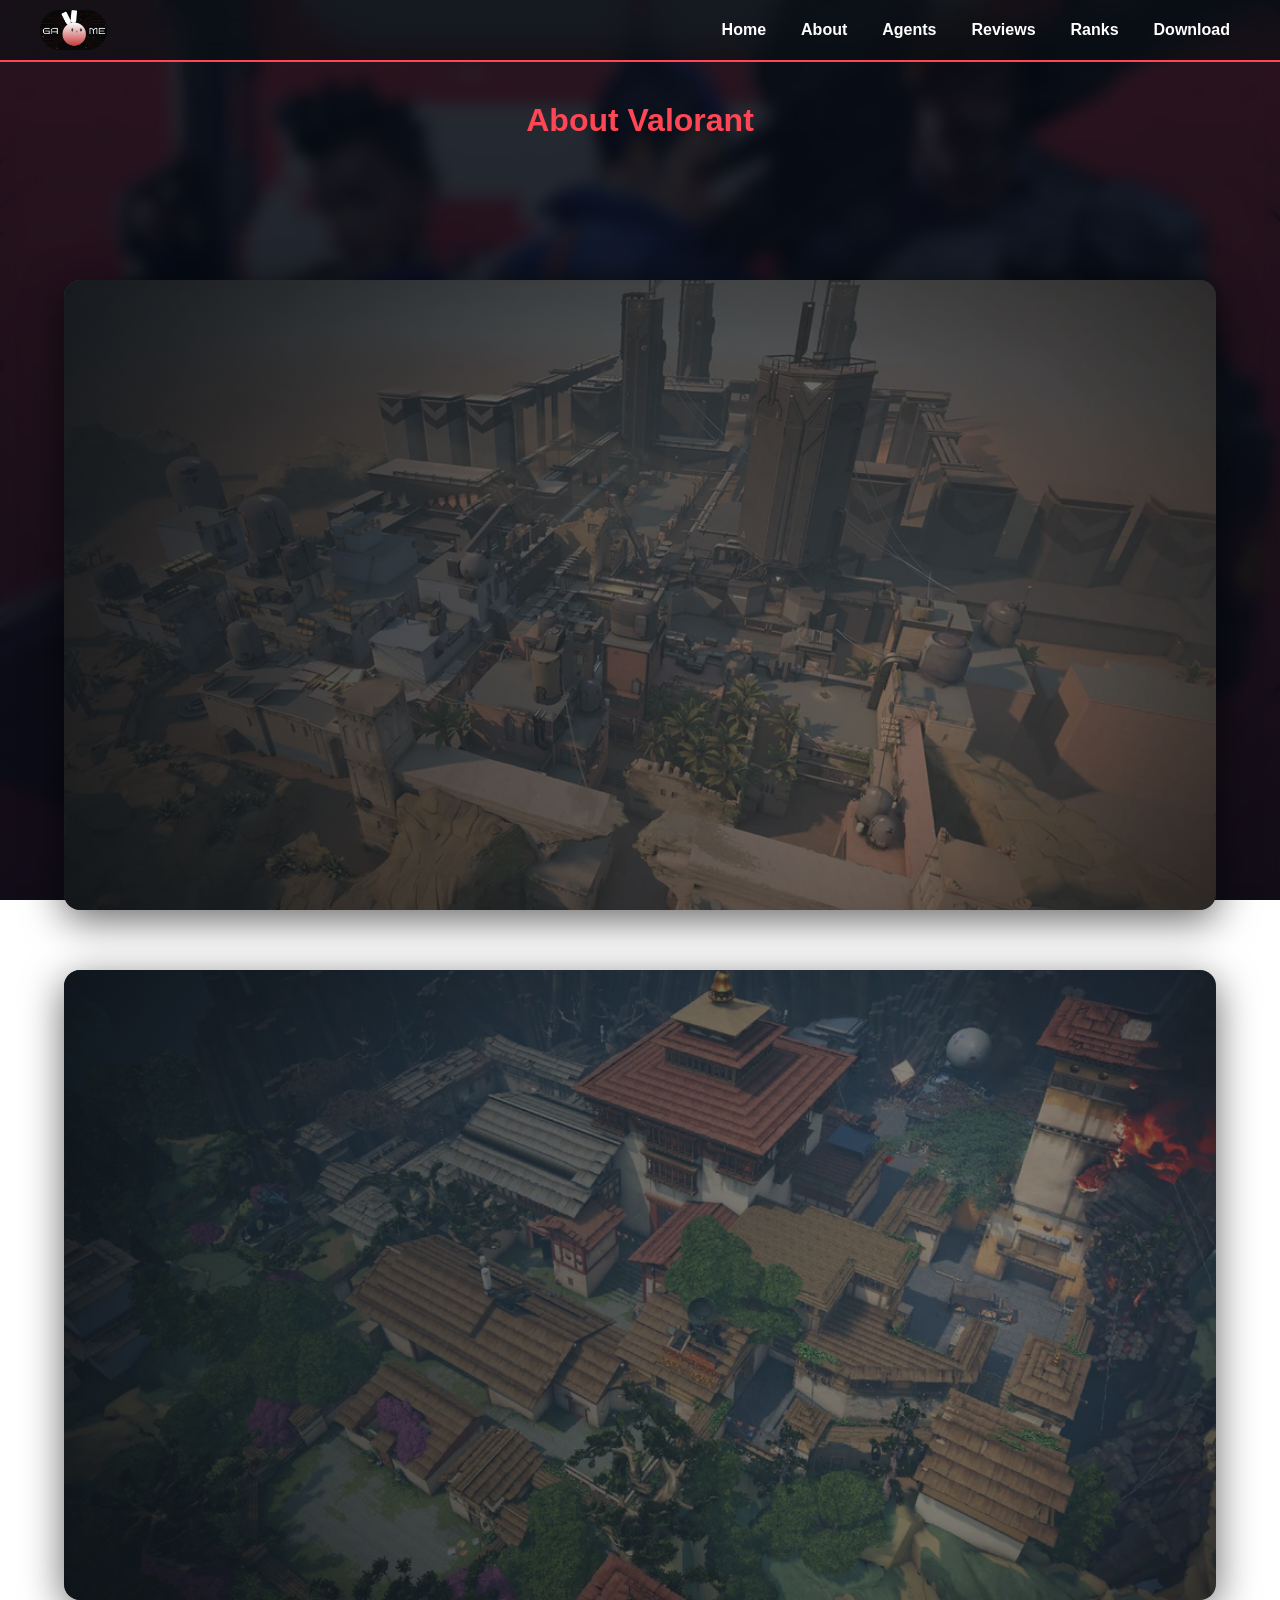
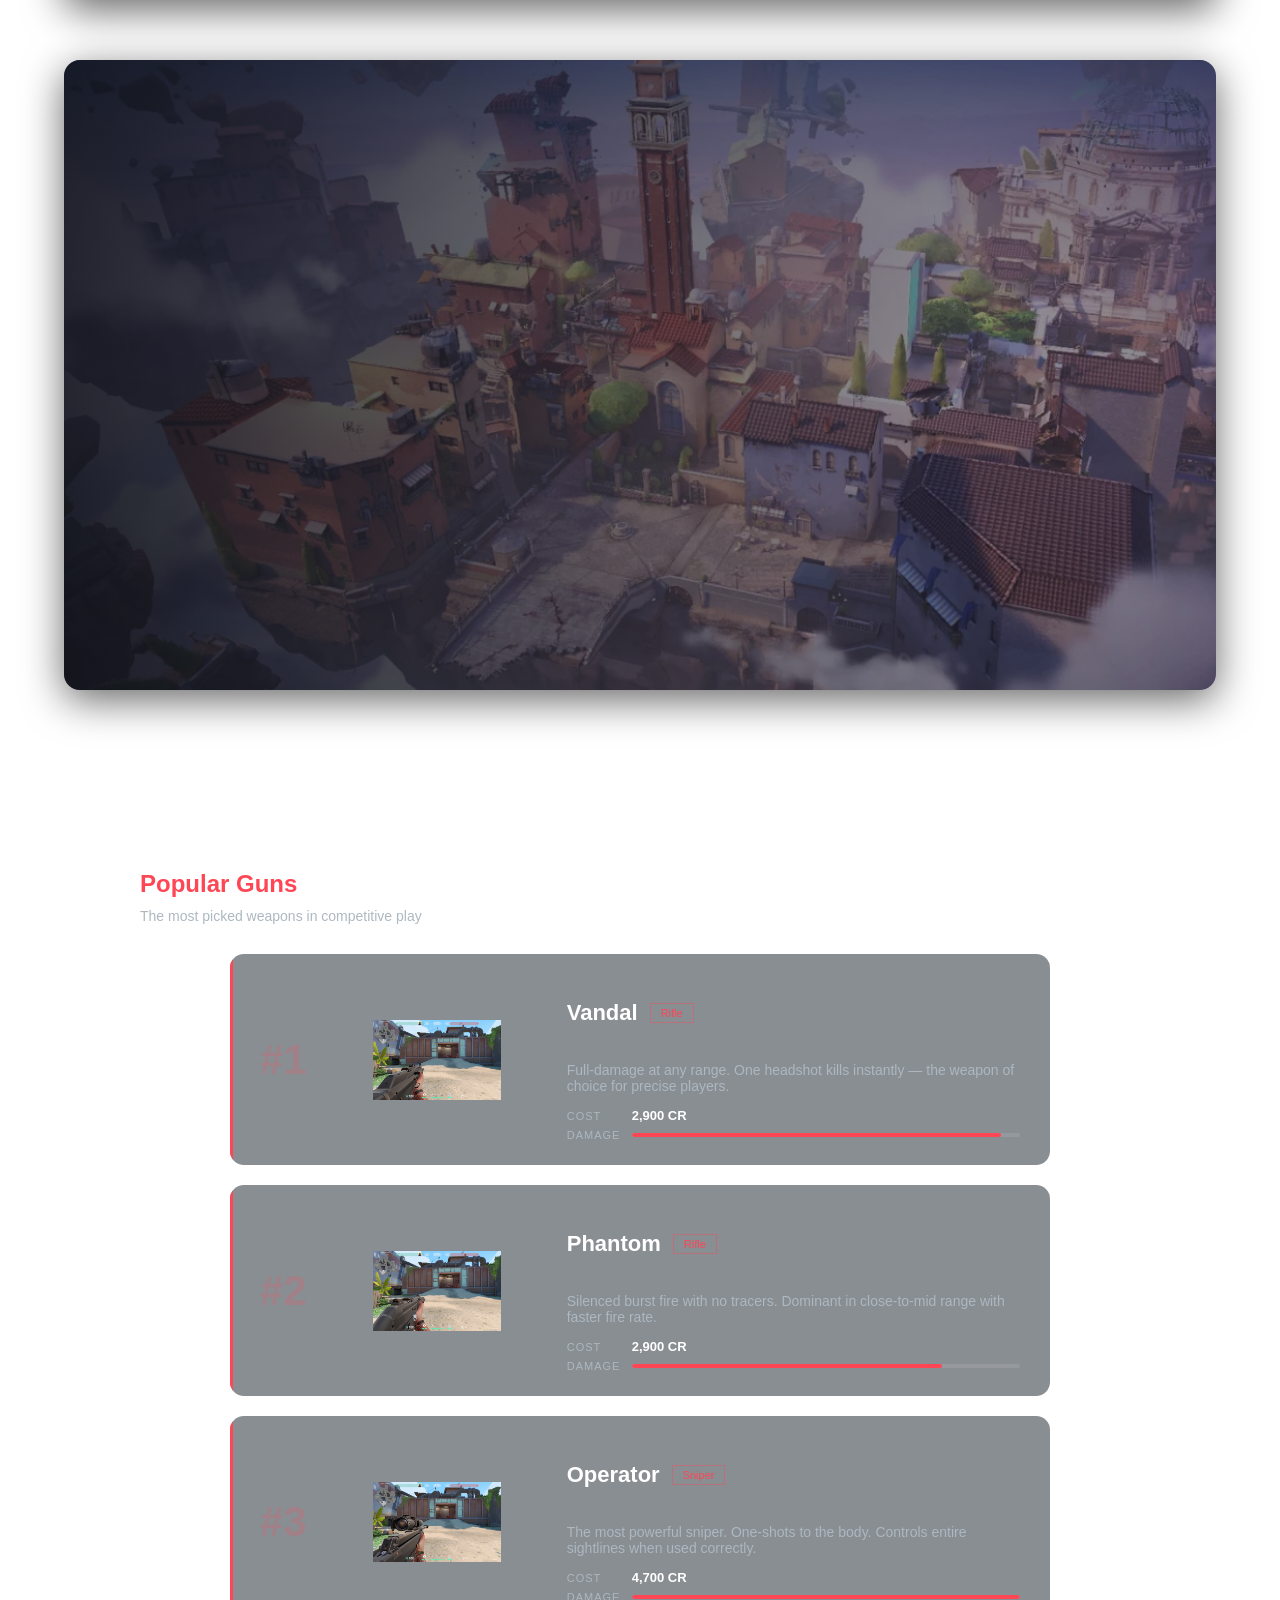
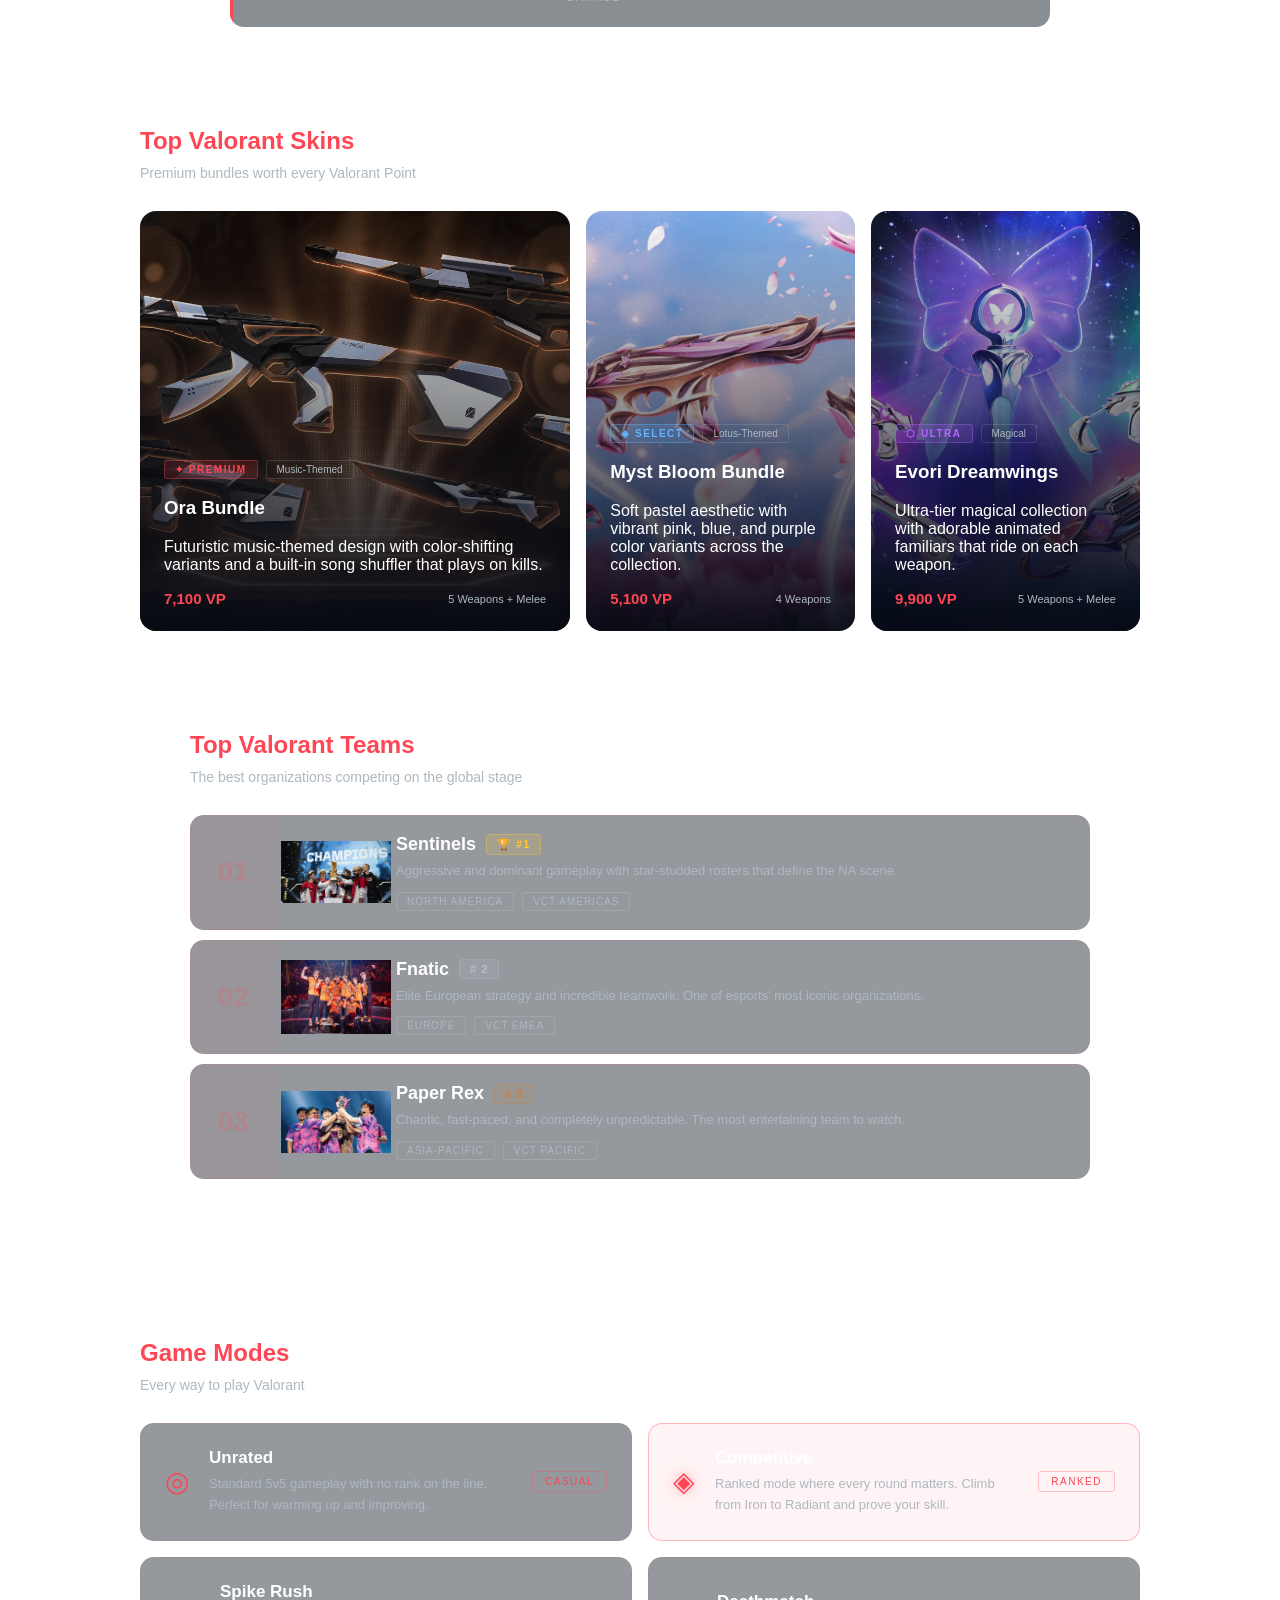
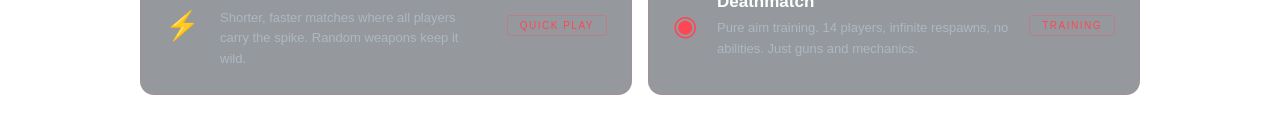
<file: about.html>
<!DOCTYPE html>
<html>
<head>
    <title>About Valorant</title>
    <!-- Links the external CSS file to style this page -->
    <link rel="stylesheet" href="style.css">
    <meta name="viewport" content="width=device-width, initial-scale=1.0">
</head>

<body>

<!-------Navigation Bar------------->

    <!-- Navbar container that holds the logo and page links -->
    <div class="nav">

        <!-- Logo image that sits on the left side of the navbar -->
        <img src="images/logo.png" class="logo">

        <!-- Wrapper div that groups all the navigation links together -->
        <div class="nav-links">
            <a href="index.html">Home</a>
            <!-- This link is active since we are currently on the About page -->
            <a href="about.html">About</a>
            <a href="agents.html">Agents</a>
            <a href="reviews.html">Reviews</a>
            <a href="ranks.html">Ranks</a>
            <!-- Placeholder link, no page connected yet -->
            <a href="#">Download</a>
        </div>

    </div>

<!------------------------------->


<!-------Page Title------------->

    <!-- Main heading for the About page, styled with the "title" class -->
    <h1 class="title">About Valorant</h1>

<!------------------------------->


<!-------Map Showcase Section------------->

    <!-- Container that holds all the map cards in a row -->
    <div class="map-showcase">

        <!-- Single map card — background image is set inline via style attribute -->
        <div class="map-item">
            <!-- The map image is applied as a CSS background so it can be sized and positioned with CSS -->
            <div class="map-bg" style="background-image: url('maps/bind.webp');"></div>
            <!-- Text overlay that sits on top of the map background image -->
            <div class="map-info">
                <h2>Bind</h2>
                <p>Features teleporters for fast rotations across the map, allowing unpredictable plays.</p>
            </div>
        </div>

        <!-- Map card: same structure reused with a different background image -->
        <div class="map-item">
            <div class="map-bg" style="background-image: url('maps/haven_map.webp');"></div>
            <div class="map-info">
                <h2>Haven</h2>
                <p>The only map with three spike sites, forcing defenders to constantly adapt.</p>
            </div>
        </div>

        <!-- Map card: same structure reused with a different background image -->
        <div class="map-item">
            <div class="map-bg" style="background-image: url('maps/ascent_map.webp');"></div>
            <div class="map-info">
                <h2>Ascent</h2>
                <p>Open mid control map that rewards coordination and strategic positioning.</p>
            </div>
        </div>

    </div>

<!------------------------------->


<!-------Popular Guns Section------------->

    <!-- Section wrapper that adds consistent padding and spacing -->
    <div class="section">
        <h2>Popular Guns</h2>
        <p class="section-subtitle">The most picked weapons in competitive play</p>

        <!-- Container that holds all the gun cards in a row -->
        <div class="gun-showcase">

            <!-- Gun card: contains rank badge, image, name, type, description and stats -->
            <div class="gun-card">
                <!-- Rank number displayed in the corner of the card -->
                <div class="gun-rank">#1</div>
                <!-- Wrapper div used to control the size and alignment of the gun image -->
                <div class="gun-img-wrap">
                    <img src="gun_images\vandal.png" alt="Vandal">
                </div>
                <!-- Info block that holds the gun name, type tag, description and stat bars -->
                <div class="gun-info">
                    <!-- Top row that places the gun name and type tag side by side -->
                    <div class="gun-top">
                        <h3>Vandal</h3>
                        <span class="gun-type">Rifle</span>
                    </div>
                    <p>Full-damage at any range. One headshot kills instantly — the weapon of choice for precise players.</p>
                    <!-- Stats block that shows cost and a visual damage bar -->
                    <div class="gun-stats">
                        <div class="stat">
                            <span class="stat-label">Cost</span>
                            <span class="stat-val">2,900 CR</span>
                        </div>
                        <div class="stat">
                            <span class="stat-label">Damage</span>
                            <!-- The inner div width is set inline to represent the damage level as a filled bar -->
                            <div class="stat-bar"><div style="width: 95%"></div></div>
                        </div>
                    </div>
                </div>
            </div>

            <!-- Gun card: same structure reused for the Phantom -->
            <div class="gun-card">
                <div class="gun-rank">#2</div>
                <div class="gun-img-wrap">
                    <img src="gun_images\phantom.png" alt="Phantom">
                </div>
                <div class="gun-info">
                    <div class="gun-top">
                        <h3>Phantom</h3>
                        <span class="gun-type">Rifle</span>
                    </div>
                    <p>Silenced burst fire with no tracers. Dominant in close-to-mid range with faster fire rate.</p>
                    <div class="gun-stats">
                        <div class="stat">
                            <span class="stat-label">Cost</span>
                            <span class="stat-val">2,900 CR</span>
                        </div>
                        <div class="stat">
                            <span class="stat-label">Damage</span>
                            <!-- Width set to 80% since Phantom does slightly less damage than the Vandal -->
                            <div class="stat-bar"><div style="width: 80%"></div></div>
                        </div>
                    </div>
                </div>
            </div>

            <!-- Gun card: same structure reused for the Operator -->
            <div class="gun-card">
                <div class="gun-rank">#3</div>
                <div class="gun-img-wrap">
                    <img src="gun_images\operator.png" alt="Operator">
                </div>
                <div class="gun-info">
                    <div class="gun-top">
                        <h3>Operator</h3>
                        <span class="gun-type">Sniper</span>
                    </div>
                    <p>The most powerful sniper. One-shots to the body. Controls entire sightlines when used correctly.</p>
                    <div class="gun-stats">
                        <div class="stat">
                            <span class="stat-label">Cost</span>
                            <span class="stat-val">4,700 CR</span>
                        </div>
                        <div class="stat">
                            <span class="stat-label">Damage</span>
                            <!-- Width set to 100% since the Operator has the highest damage of all guns -->
                            <div class="stat-bar"><div style="width: 100%"></div></div>
                        </div>
                    </div>
                </div>
            </div>

        </div>
    </div>

<!------------------------------->


<!-------Skins Section------------->

    <!-- Section wrapper with an extra "skins-section" class for specific CSS targeting -->
    <div class="section skins-section">
        <h2>Top Valorant Skins</h2>
        <p class="section-subtitle">Premium bundles worth every Valorant Point</p>

        <!-- Grid container that holds all the skin cards -->
        <div class="skins-grid">

            <!-- Featured skin card — uses "skin-featured" class to make it larger than the others -->
            <div class="skin-card skin-featured">
                <!-- Background image applied inline so each card can have its own unique image -->
                <div class="skin-bg" style="background-image: url('gun_skins/Ora_bundle.png');"></div>
                <!-- Dark overlay div that sits on top of the image to make the text more readable -->
                <div class="skin-overlay"></div>
                <!-- Text content block that sits above the overlay -->
                <div class="skin-body">
                    <!-- Row of badges showing the skin tier and theme tag -->
                    <div class="skin-badges">
                        <span class="skin-tier tier-premium">✦ PREMIUM</span>
                        <span class="skin-tag">Music-Themed</span>
                    </div>
                    <h3>Ora Bundle</h3>
                    <p>Futuristic music-themed design with color-shifting variants and a built-in song shuffler that plays on kills.</p>
                    <!-- Footer row that places the price and weapon count on opposite sides -->
                    <div class="skin-footer">
                        <span class="skin-price">7,100 VP</span>
                        <span class="skin-weapons">5 Weapons + Melee</span>
                    </div>
                </div>
            </div>

            <!-- Skin card: same structure reused for the Myst Bloom bundle -->
            <div class="skin-card">
                <div class="skin-bg" style="background-image: url('gun_skins/myst_bloom_bundle.png');"></div>
                <div class="skin-overlay"></div>
                <div class="skin-body">
                    <div class="skin-badges">
                        <!-- Different tier class applied to change the badge color in CSS -->
                        <span class="skin-tier tier-select">◈ SELECT</span>
                        <span class="skin-tag">Lotus-Themed</span>
                    </div>
                    <h3>Myst Bloom Bundle</h3>
                    <p>Soft pastel aesthetic with vibrant pink, blue, and purple color variants across the collection.</p>
                    <div class="skin-footer">
                        <span class="skin-price">5,100 VP</span>
                        <span class="skin-weapons">4 Weapons</span>
                    </div>
                </div>
            </div>

            <!-- Skin card: same structure reused for the Evori Dreamwings bundle -->
            <div class="skin-card">
                <div class="skin-bg" style="background-image: url('gun_skins/Evori_dreamwings_bundle.png');"></div>
                <div class="skin-overlay"></div>
                <div class="skin-body">
                    <div class="skin-badges">
                        <!-- Ultra tier gets its own class for a different badge style -->
                        <span class="skin-tier tier-ultra">⬡ ULTRA</span>
                        <span class="skin-tag">Magical</span>
                    </div>
                    <h3>Evori Dreamwings</h3>
                    <p>Ultra-tier magical collection with adorable animated familiars that ride on each weapon.</p>
                    <div class="skin-footer">
                        <span class="skin-price">9,900 VP</span>
                        <span class="skin-weapons">5 Weapons + Melee</span>
                    </div>
                </div>
            </div>

        </div>
    </div>

<!------------------------------->


<!-------Pro Teams Section------------->

    <!-- Section wrapper with an extra "teams-section" class for specific CSS targeting -->
    <div class="section teams-section">
        <h2>Top Valorant Teams</h2>
        <p class="section-subtitle">The best organizations competing on the global stage</p>

        <!-- Grid container that holds all the team cards -->
        <div class="teams-grid">

            <!-- Team card: contains rank strip, logo, name, badge, description and region tags -->
            <div class="team-card">
                <!-- Colored side strip that displays the team's rank number -->
                <div class="team-rank-strip">01</div>
                <!-- Wrapper div used to control the size and alignment of the team logo -->
                <div class="team-logo-wrap">
                    <img src="professional_team/sentinels.png" alt="Sentinels">
                </div>
                <!-- Info block that holds the name row, description and region tags -->
                <div class="team-info">
                    <!-- Row that places the team name and rank badge side by side -->
                    <div class="team-name-row">
                        <h3>Sentinels</h3>
                        <!-- Badge color is controlled by the "badge-gold" class -->
                        <span class="team-badge badge-gold">🏆 #1</span>
                    </div>
                    <p>Aggressive and dominant gameplay with star-studded rosters that define the NA scene.</p>
                    <!-- Tag row showing the team's region and which VCT league they compete in -->
                    <div class="team-tags">
                        <span class="team-tag">North America</span>
                        <span class="team-tag">VCT Americas</span>
                    </div>
                </div>
            </div>

            <!-- Team card: same structure reused for Fnatic -->
            <div class="team-card">
                <div class="team-rank-strip">02</div>
                <div class="team-logo-wrap">
                    <img src="professional_team/fnatic.png" alt="Fnatic">
                </div>
                <div class="team-info">
                    <div class="team-name-row">
                        <h3>Fnatic</h3>
                        <!-- Badge color changes to silver for second place -->
                        <span class="team-badge badge-silver"># 2</span>
                    </div>
                    <p>Elite European strategy and incredible teamwork. One of esports' most iconic organizations.</p>
                    <div class="team-tags">
                        <span class="team-tag">Europe</span>
                        <span class="team-tag">VCT EMEA</span>
                    </div>
                </div>
            </div>

            <!-- Team card: same structure reused for Paper Rex -->
            <div class="team-card">
                <div class="team-rank-strip">03</div>
                <div class="team-logo-wrap">
                    <img src="professional_team/paperex.png" alt="Paper Rex">
                </div>
                <div class="team-info">
                    <div class="team-name-row">
                        <h3>Paper Rex</h3>
                        <!-- Badge color changes to bronze for third place -->
                        <span class="team-badge badge-bronze"># 3</span>
                    </div>
                    <p>Chaotic, fast-paced, and completely unpredictable. The most entertaining team to watch.</p>
                    <div class="team-tags">
                        <span class="team-tag">Asia-Pacific</span>
                        <span class="team-tag">VCT Pacific</span>
                    </div>
                </div>
            </div>

        </div>
    </div>

<!------------------------------->


<!-------Game Modes Section------------->

    <!-- Section wrapper with an extra "modes-section" class for specific CSS targeting -->
    <div class="section modes-section">
        <h2>Game Modes</h2>
        <p class="section-subtitle">Every way to play Valorant</p>

        <!-- Grid container that holds all the mode cards -->
        <div class="modes-grid">

            <!-- Mode card: contains an icon, text content block and a label badge -->
            <div class="mode-card">
                <div class="mode-icon">◎</div>
                <!-- Text block that holds the mode name and description -->
                <div class="mode-content">
                    <h3>Unrated</h3>
                    <p>Standard 5v5 gameplay with no rank on the line. Perfect for warming up and improving.</p>
                </div>
                <!-- Small label that appears in the corner to categorize the mode -->
                <span class="mode-label">Casual</span>
            </div>

            <!-- Mode card: "mode-highlight" class is added to visually accent the ranked card -->
            <div class="mode-card mode-highlight">
                <div class="mode-icon">◈</div>
                <div class="mode-content">
                    <h3>Competitive</h3>
                    <p>Ranked mode where every round matters. Climb from Iron to Radiant and prove your skill.</p>
                </div>
                <span class="mode-label">Ranked</span>
            </div>

            <!-- Mode card: same base structure reused for Spike Rush -->
            <div class="mode-card">
                <div class="mode-icon">⚡</div>
                <div class="mode-content">
                    <h3>Spike Rush</h3>
                    <p>Shorter, faster matches where all players carry the spike. Random weapons keep it wild.</p>
                </div>
                <span class="mode-label">Quick Play</span>
            </div>

            <!-- Mode card: same base structure reused for Deathmatch -->
            <div class="mode-card">
                <div class="mode-icon">◉</div>
                <div class="mode-content">
                    <h3>Deathmatch</h3>
                    <p>Pure aim training. 14 players, infinite respawns, no abilities. Just guns and mechanics.</p>
                </div>
                <span class="mode-label">Training</span>
            </div>

        </div>
    </div>

<!------------------------------->


<!-------Scripts------------->

    <script>

        //-------Map Scroll Animation---------------

            // Selects all map item elements on the page so we can loop through them
            const items = document.querySelectorAll(".map-item");

            // Checks each map card's position and adds or removes the "active" class
            function handleScroll() {
                items.forEach(item => {
                    const rect = item.getBoundingClientRect();

                    // Only activates the card when it is between 30% and 70% of the visible screen
                    // This creates a smooth entrance effect as the user scrolls through the maps
                    if (
                        rect.top < window.innerHeight * 0.7 &&
                        rect.bottom > window.innerHeight * 0.3
                    ) {
                        // Adds "active" class to trigger the CSS animation for this card
                        item.classList.add("active");
                    } else {
                        // Removes "active" class when the card scrolls out of the trigger zone
                        item.classList.remove("active");
                    }
                });
            }

            // Runs the check every time the user scrolls the page
            window.addEventListener("scroll", handleScroll);

            // Also runs once when the page first loads in case a card is already in view
            window.addEventListener("load", handleScroll);

        //-------------------------------

    </script>

<!------------------------------->

</body>
</html>
</file>
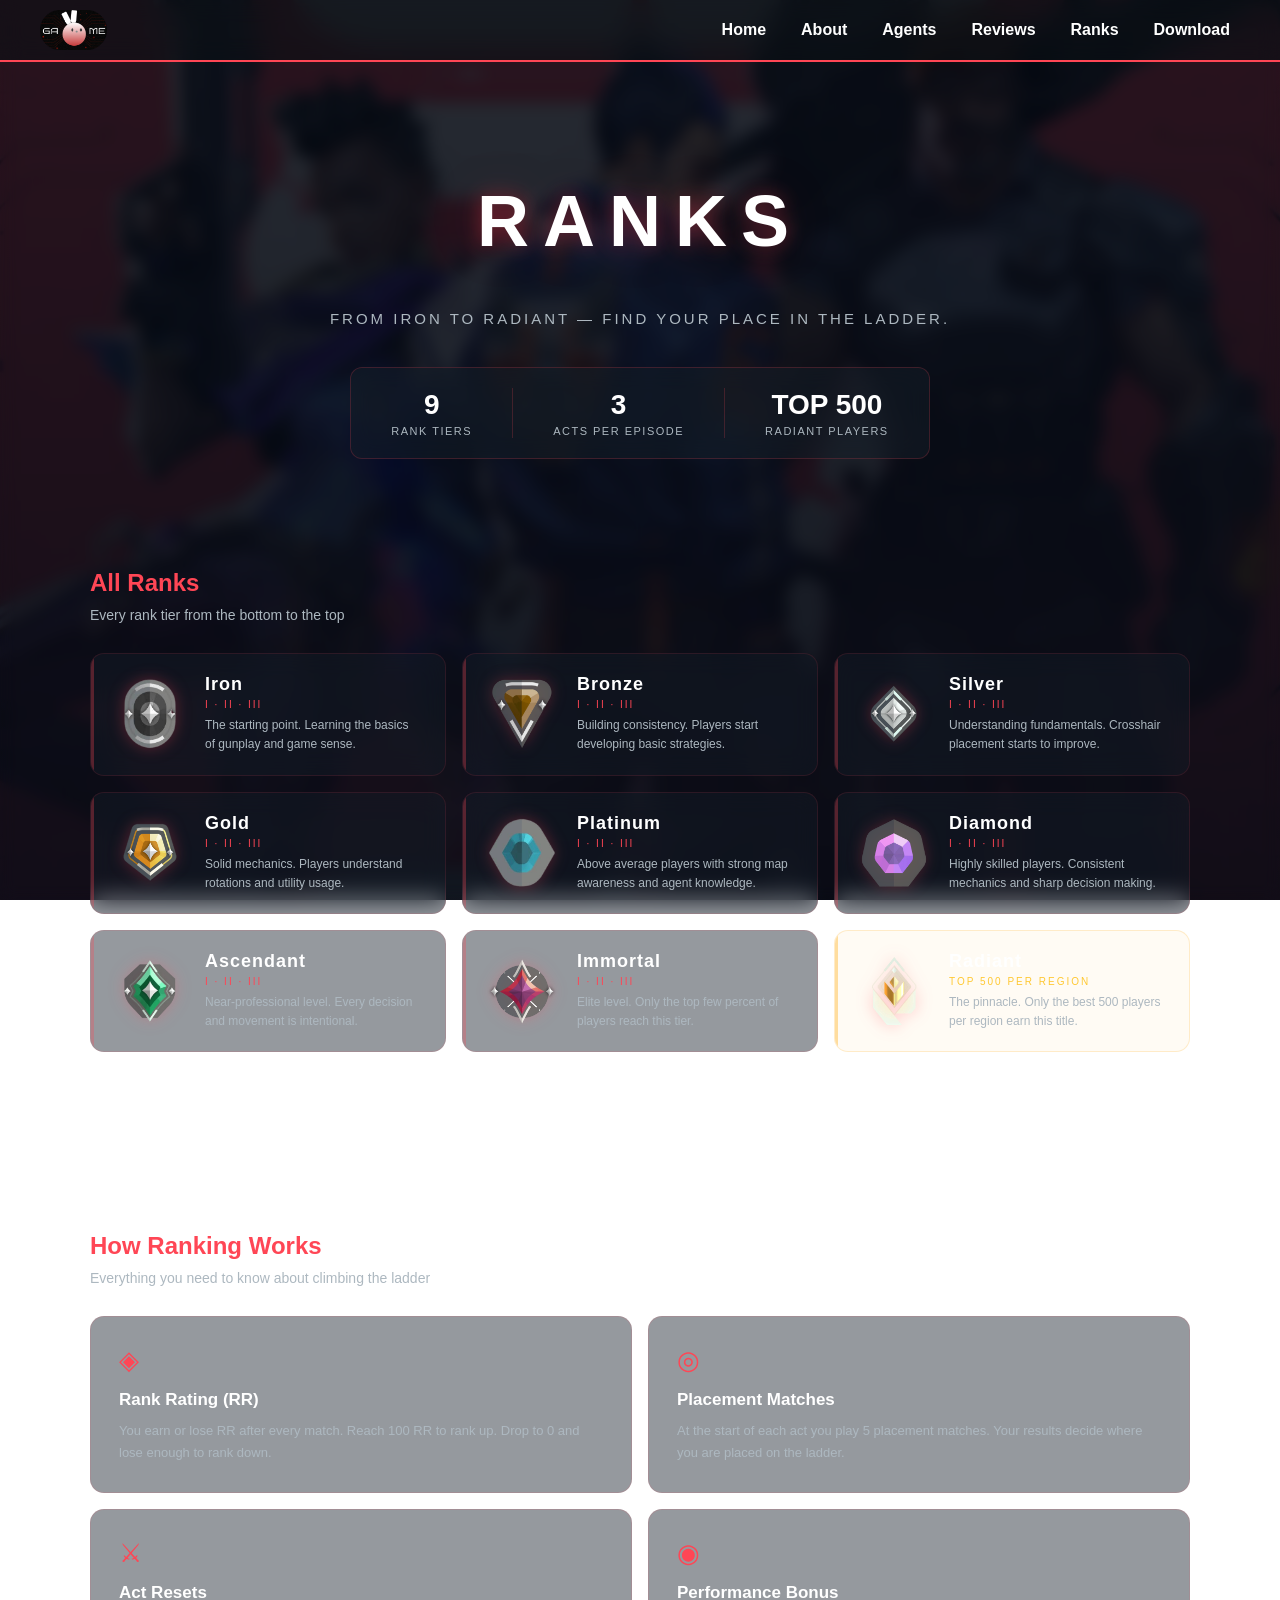
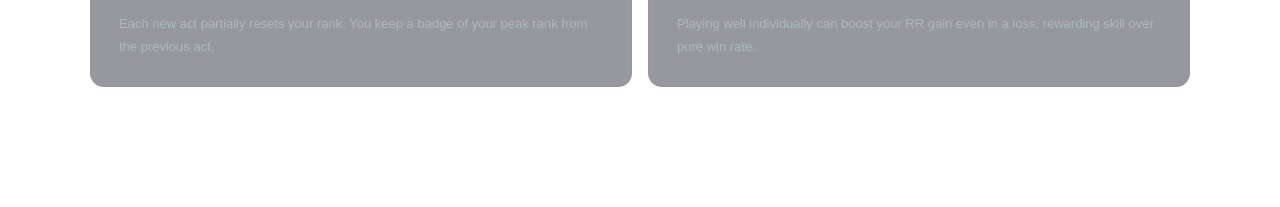
<file: ranks.html>
<!DOCTYPE html>
<html>
<head>
    <title>Valorant - Ranks</title>
    <!-- Links the external CSS file to style this page -->
    <link rel="stylesheet" href="style.css">
    <meta name="viewport" content="width=device-width, initial-scale=1.0">
</head>

<body>

<!-------Navigation Bar------------->

    <!-- Navbar container that holds the logo and page links -->
    <div class="nav">

        <!-- Logo image on the left side of the navbar -->
        <img src="images/logo.png" class="logo">

        <!-- Wrapper div that groups all navigation links together -->
        <div class="nav-links">
            <a href="index.html">Home</a>
            <a href="about.html">About</a>
            <a href="agents.html">Agents</a>
            <a href="reviews.html">Reviews</a>
            <a href="ranks.html">Ranks</a>
            <!-- href is empty because the download page does not exist yet -->
            <a href="#">Download</a>
        </div>

    </div>

<!------------------------------->


<!-------Ranks Hero Banner------------->

    <!-- Full width hero container with centered text and a stat row below -->
    <div class="ranks-hero">
        <h1>RANKS</h1>
        <p>From Iron to Radiant — find your place in the ladder.</p>

        <!-- Inline-flex row that displays three stat blocks separated by dividers -->
        <div class="ranks-hero-stats">

            <!-- Stat block: stacks the number and label vertically -->
            <div class="hero-stat">
                <span class="hero-stat-num">9</span>
                <span class="hero-stat-label">Rank Tiers</span>
            </div>

            <!-- Empty div styled as a vertical line to separate the stat blocks -->
            <div class="hero-stat-divider"></div>

            <div class="hero-stat">
                <span class="hero-stat-num">3</span>
                <span class="hero-stat-label">Acts Per Episode</span>
            </div>

            <div class="hero-stat-divider"></div>

            <div class="hero-stat">
                <span class="hero-stat-num">TOP 500</span>
                <span class="hero-stat-label">Radiant Players</span>
            </div>

        </div>
    </div>

<!------------------------------->


<!-------Ranks Grid------------->

    <!-- Section wrapper that limits the width and centers the content on the page -->
    <div class="section ranks-section">
        <h2>All Ranks</h2>
        <p class="section-subtitle">Every rank tier from the bottom to the top</p>

        <!-- Grid container that auto-fills columns based on available screen width -->
        <div class="ranks-grid">

            <!-- 
                Each rank card uses the same structure:
                - rank-icon-wrap holds the image at a fixed size
                - rank-info holds the name, sub-rank label and description
                - A unique rank class e.g. rank-iron is added so each card
                  can be targeted separately in CSS if needed
            -->

            <!-- Rank card: rank-iron class targets this specific tier in CSS -->
            <div class="rank-card rank-iron">
                <!-- Fixed size wrapper keeps all rank icons the same dimensions -->
                <div class="rank-icon-wrap">
                    <img src="rank_images\iron.png" alt="Iron">
                </div>
                <!-- Text block sits to the right of the icon -->
                <div class="rank-info">
                    <h3>Iron</h3>
                    <!-- Displays the three sub-divisions that exist within this rank -->
                    <span class="rank-sub">I · II · III</span>
                    <p>The starting point. Learning the basics of gunplay and game sense.</p>
                </div>
            </div>

            <!-- Rank card: same structure reused with rank-bronze class -->
            <div class="rank-card rank-bronze">
                <div class="rank-icon-wrap">
                    <img src="rank_images\bronze.png" alt="Bronze">
                </div>
                <div class="rank-info">
                    <h3>Bronze</h3>
                    <span class="rank-sub">I · II · III</span>
                    <p>Building consistency. Players start developing basic strategies.</p>
                </div>
            </div>

            <!-- Rank card: same structure reused with rank-silver class -->
            <div class="rank-card rank-silver">
                <div class="rank-icon-wrap">
                    <img src="rank_images\silver.png" alt="Silver">
                </div>
                <div class="rank-info">
                    <h3>Silver</h3>
                    <span class="rank-sub">I · II · III</span>
                    <p>Understanding fundamentals. Crosshair placement starts to improve.</p>
                </div>
            </div>

            <!-- Rank card: same structure reused with rank-gold class -->
            <div class="rank-card rank-gold">
                <div class="rank-icon-wrap">
                    <img src="rank_images\gold.png" alt="Gold">
                </div>
                <div class="rank-info">
                    <h3>Gold</h3>
                    <span class="rank-sub">I · II · III</span>
                    <p>Solid mechanics. Players understand rotations and utility usage.</p>
                </div>
            </div>

            <!-- Rank card: same structure reused with rank-platinum class -->
            <div class="rank-card rank-platinum">
                <div class="rank-icon-wrap">
                    <img src="rank_images\platinum.png" alt="Platinum">
                </div>
                <div class="rank-info">
                    <h3>Platinum</h3>
                    <span class="rank-sub">I · II · III</span>
                    <p>Above average players with strong map awareness and agent knowledge.</p>
                </div>
            </div>

            <!-- Rank card: same structure reused with rank-diamond class -->
            <div class="rank-card rank-diamond">
                <div class="rank-icon-wrap">
                    <img src="rank_images\diamond.png" alt="Diamond">
                </div>
                <div class="rank-info">
                    <h3>Diamond</h3>
                    <span class="rank-sub">I · II · III</span>
                    <p>Highly skilled players. Consistent mechanics and sharp decision making.</p>
                </div>
            </div>

            <!-- Rank card: same structure reused with rank-ascendant class -->
            <div class="rank-card rank-ascendant">
                <div class="rank-icon-wrap">
                    <img src="rank_images\ascendant.png" alt="Ascendant">
                </div>
                <div class="rank-info">
                    <h3>Ascendant</h3>
                    <span class="rank-sub">I · II · III</span>
                    <p>Near-professional level. Every decision and movement is intentional.</p>
                </div>
            </div>

            <!-- Rank card: same structure reused with rank-immortal class -->
            <div class="rank-card rank-immortal">
                <div class="rank-icon-wrap">
                    <img src="rank_images\immortal.png" alt="Immortal">
                </div>
                <div class="rank-info">
                    <h3>Immortal</h3>
                    <span class="rank-sub">I · II · III</span>
                    <p>Elite level. Only the top few percent of players reach this tier.</p>
                </div>
            </div>

            <!-- 
                Radiant card gets two extra classes:
                - rank-radiant applies the gold color variables in CSS
                - rank-radiant-card applies the special glowing border style
            -->
            <div class="rank-card rank-radiant rank-radiant-card">
                <div class="rank-icon-wrap">
                    <img src="rank_images\radiant.png" alt="Radiant">
                </div>
                <div class="rank-info">
                    <h3>Radiant</h3>
                    <!-- No sub-divisions exist for Radiant so the label is different -->
                    <span class="rank-sub">Top 500 Per Region</span>
                    <p>The pinnacle. Only the best 500 players per region earn this title.</p>
                </div>
            </div>

        </div>
    </div>

<!------------------------------->


<!-------How Ranking Works Section------------->

    <!-- Section wrapper that reuses the shared .section class for consistent spacing -->
    <div class="section ranking-info-section">
        <h2>How Ranking Works</h2>
        <p class="section-subtitle">Everything you need to know about climbing the ladder</p>

        <!-- 2x2 grid that holds the four info cards -->
        <div class="ranking-info-grid">

            <!-- Info card: icon on top, title and description below -->
            <div class="ranking-info-card">
                <!-- Decorative icon that visually represents this card's topic -->
                <div class="ranking-info-icon">◈</div>
                <h3>Rank Rating (RR)</h3>
                <p>You earn or lose RR after every match. Reach 100 RR to rank up. Drop to 0 and lose enough to rank down.</p>
            </div>

            <!-- Info card: same structure reused -->
            <div class="ranking-info-card">
                <div class="ranking-info-icon">◎</div>
                <h3>Placement Matches</h3>
                <p>At the start of each act you play 5 placement matches. Your results decide where you are placed on the ladder.</p>
            </div>

            <!-- Info card: same structure reused -->
            <div class="ranking-info-card">
                <div class="ranking-info-icon">⚔</div>
                <h3>Act Resets</h3>
                <p>Each new act partially resets your rank. You keep a badge of your peak rank from the previous act.</p>
            </div>

            <!-- Info card: same structure reused -->
            <div class="ranking-info-card">
                <div class="ranking-info-icon">◉</div>
                <h3>Performance Bonus</h3>
                <p>Playing well individually can boost your RR gain even in a loss, rewarding skill over pure win rate.</p>
            </div>

        </div>
    </div>

<!------------------------------->

</body>
</html>
</file>
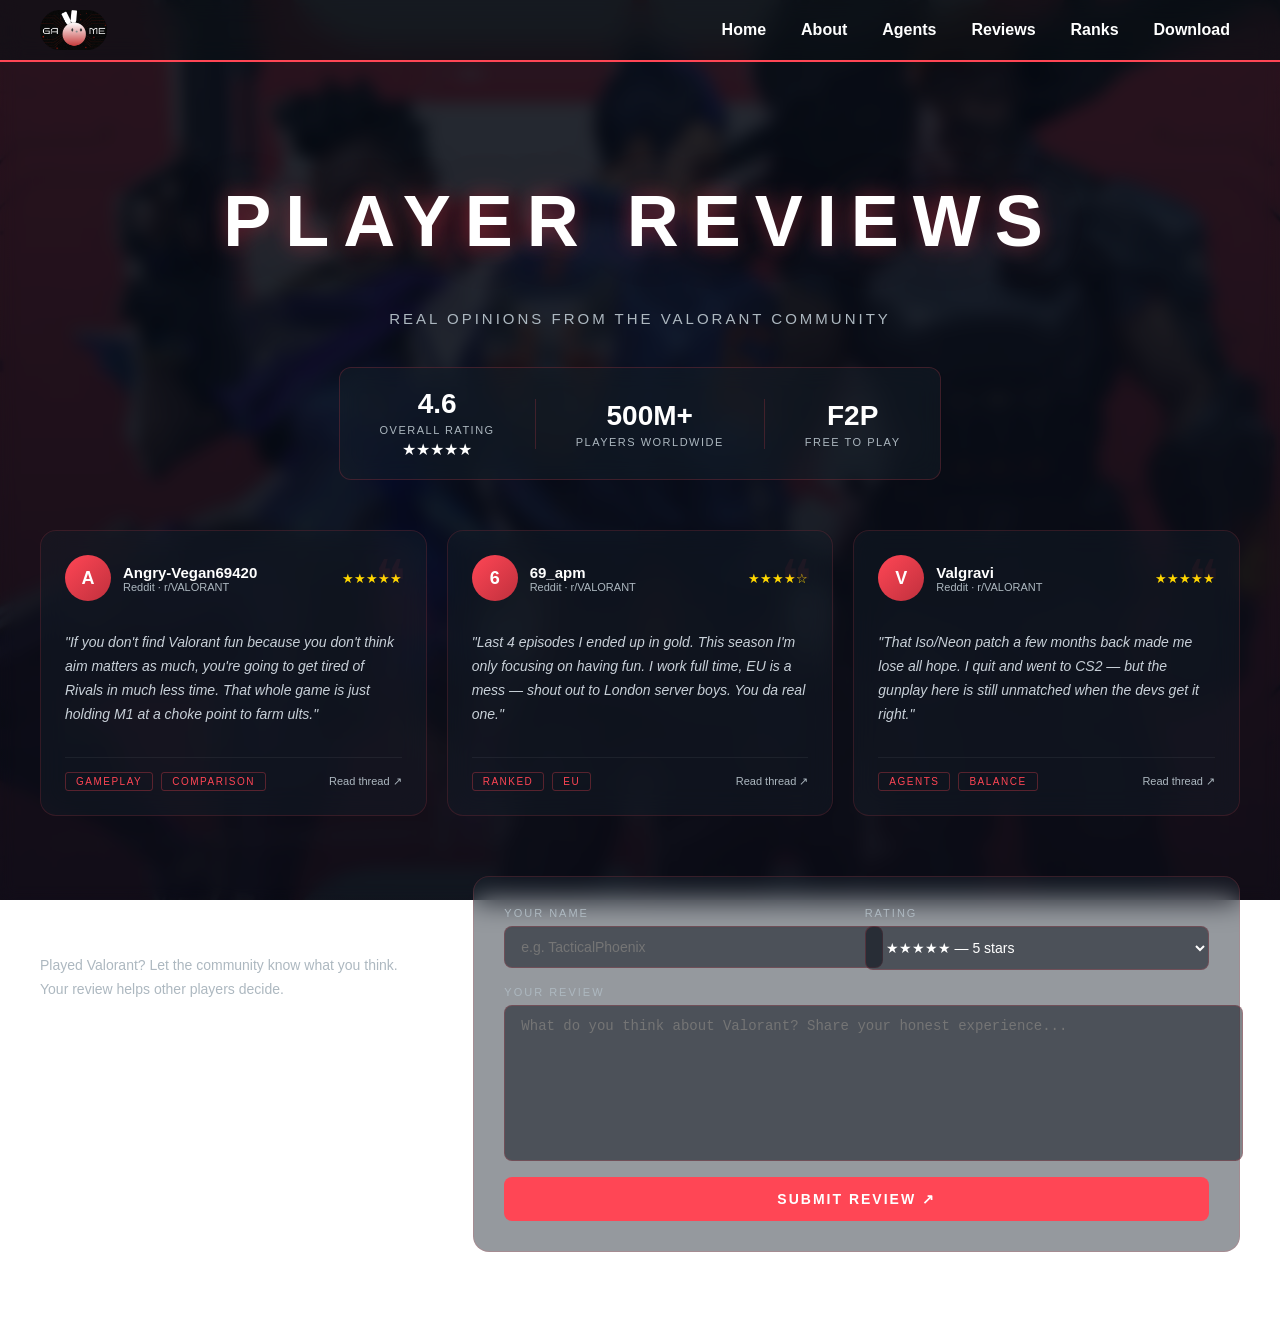
<file: reviews.html>
<!DOCTYPE html>
<html>
<head>
    <title>Reviews</title>
    <!-- Links the external CSS file to style this page -->
    <link rel="stylesheet" href="style.css">
    <meta name="viewport" content="width=device-width, initial-scale=1.0">
</head>

<body>

<!-------Navigation Bar------------->

    <!-- Navbar container that holds the logo and page links -->
    <div class="nav">

        <!-- Logo image that sits on the left side of the navbar -->
        <img src="images/logo.png" class="logo">

        <!-- Wrapper div that groups all the navigation links together -->
        <div class="nav-links">
            <a href="index.html">Home</a>
            <a href="about.html">About</a>
            <a href="agents.html">Agents</a>
            <!-- This link is active since we are currently on the Reviews page -->
            <a href="reviews.html">Reviews</a>
            <!-- Placeholder link, no page connected yet -->
             <a href="ranks.html">Ranks</a>
            <a href="#">Download</a>
        </div>

    </div>

<!------------------------------->


<!-------Reviews Hero Banner------------->

    <!-- Full width hero section at the top with a title, subtitle and stat counters -->
    <div class="reviews-hero">
        <h1>PLAYER REVIEWS</h1>
        <p>Real opinions from the Valorant community</p>

        <!-- Row of stat blocks that display key numbers about the game -->
        <div class="reviews-hero-stats">

            <!-- Stat block: shows the overall rating number and star icons -->
            <div class="hero-stat">
                <span class="hero-stat-num">4.6</span>
                <span class="hero-stat-label">Overall Rating</span>
                <!-- Star icons displayed purely as visual decoration -->
                <div class="hero-stars">★★★★★</div>
            </div>

            <!-- Vertical divider line between each stat block -->
            <div class="hero-stat-divider"></div>

            <!-- Stat block: shows total player count -->
            <div class="hero-stat">
                <span class="hero-stat-num">500M+</span>
                <span class="hero-stat-label">Players Worldwide</span>
            </div>

            <div class="hero-stat-divider"></div>

            <!-- Stat block: shows that the game is free to play -->
            <div class="hero-stat">
                <span class="hero-stat-num">F2P</span>
                <span class="hero-stat-label">Free to Play</span>
            </div>

        </div>
    </div>

<!------------------------------->


<!-------Reviews Grid------------->

    <!-- Grid container that holds all the review cards -->
    <div class="reviews-page-grid">

        <!-- 
            Each review is wrapped in an <a> tag so the entire card is clickable
            "target="_blank"" opens the Reddit thread in a new tab when clicked
        -->
        <a class="review-link-new" href="https://www.reddit.com/r/VALORANT/comments/1i7y7z0/comment/m8oxpqj/" target="_blank">

            <!-- Review card that holds the avatar, name, platform, stars, quote and tags -->
            <div class="review-card-new">

                <!-- Top row that places the avatar, username info and star rating side by side -->
                <div class="rcn-top">
                    <!-- Avatar circle showing the first letter of the username -->
                    <div class="rcn-avatar">A</div>
                    <!-- Meta block that stacks the username and platform label vertically -->
                    <div class="rcn-meta">
                        <span class="rcn-name">Angry-Vegan69420</span>
                        <span class="rcn-platform">Reddit · r/VALORANT</span>
                    </div>
                    <!-- Star rating displayed on the right side of the top row -->
                    <div class="rcn-stars">★★★★★</div>
                </div>

                <!-- The actual review quote text -->
                <p class="rcn-text">"If you don't find Valorant fun because you don't think aim matters as much, you're going to get tired of Rivals in much less time. That whole game is just holding M1 at a choke point to farm ults."</p>

                <!-- Footer row that holds category tags and the "Read thread" link -->
                <div class="rcn-footer">
                    <!-- Tags that categorize what topic the review is about -->
                    <span class="rcn-tag">Gameplay</span>
                    <span class="rcn-tag">Comparison</span>
                    <!-- Text that hints the card is clickable and links to the source -->
                    <span class="rcn-read">Read thread ↗</span>
                </div>

            </div>
        </a>

        <!-- Review card: same structure reused for the second review -->
        <a class="review-link-new" href="https://www.reddit.com/r/VALORANT/comments/1i7y7z0/comment/m8oyh7c/" target="_blank">
            <div class="review-card-new">
                <div class="rcn-top">
                    <!-- Avatar showing first character of the username -->
                    <div class="rcn-avatar">6</div>
                    <div class="rcn-meta">
                        <span class="rcn-name">69_apm</span>
                        <span class="rcn-platform">Reddit · r/VALORANT</span>
                    </div>
                    <!-- 4 filled stars and 1 empty star to represent a 4 out of 5 rating -->
                    <div class="rcn-stars">★★★★☆</div>
                </div>
                <p class="rcn-text">"Last 4 episodes I ended up in gold. This season I'm only focusing on having fun. I work full time, EU is a mess — shout out to London server boys. You da real one."</p>
                <div class="rcn-footer">
                    <span class="rcn-tag">Ranked</span>
                    <span class="rcn-tag">EU</span>
                    <span class="rcn-read">Read thread ↗</span>
                </div>
            </div>
        </a>

        <!-- Review card: same structure reused for the third review -->
        <a class="review-link-new" href="https://www.reddit.com/r/VALORANT/comments/1i7y7z0/comment/m8oxpqj/" target="_blank">
            <div class="review-card-new">
                <div class="rcn-top">
                    <div class="rcn-avatar">V</div>
                    <div class="rcn-meta">
                        <span class="rcn-name">Valgravi</span>
                        <span class="rcn-platform">Reddit · r/VALORANT</span>
                    </div>
                    <div class="rcn-stars">★★★★★</div>
                </div>
                <p class="rcn-text">"That Iso/Neon patch a few months back made me lose all hope. I quit and went to CS2 — but the gunplay here is still unmatched when the devs get it right."</p>
                <div class="rcn-footer">
                    <span class="rcn-tag">Agents</span>
                    <span class="rcn-tag">Balance</span>
                    <span class="rcn-read">Read thread ↗</span>
                </div>
            </div>
        </a>

    </div>

<!------------------------------->


<!-------Leave a Review Form------------->

    <!-- Two column section: left side has intro text, right side has the form -->
    <div class="review-form-section">

        <!-- Left column with a heading, description and decorative icon row -->
        <div class="review-form-left">
            <h2>Share Your Experience</h2>
            <p>Played Valorant? Let the community know what you think. Your review helps other players decide.</p>
            <!-- Three decorative icons used purely for visual styling -->
            <div class="form-decoration">
                <span>◈</span>
                <span>◎</span>
                <span>⚔</span>
            </div>
        </div>

        <!-- Right column containing the actual review submission form -->
        <form class="review-form-new">

            <!-- Row that places the Name input and Rating dropdown side by side -->
            <div class="form-row">

                <!-- Input field for the user's name -->
                <div class="form-group">
                    <label>Your Name</label>
                    <input type="text" placeholder="e.g. TacticalPhoenix">
                </div>

                <!-- Dropdown that lets the user pick a star rating from 1 to 5 -->
                <div class="form-group">
                    <label>Rating</label>
                    <select>
                        <option>★★★★★ — 5 stars</option>
                        <option>★★★★☆ — 4 stars</option>
                        <option>★★★☆☆ — 3 stars</option>
                        <option>★★☆☆☆ — 2 stars</option>
                        <option>★☆☆☆☆ — 1 star</option>
                    </select>
                </div>

            </div>

            <!-- Full width text area for the user to type their review -->
            <div class="form-group">
                <label>Your Review</label>
                <textarea placeholder="What do you think about Valorant? Share your honest experience..."></textarea>
            </div>

            <!-- Submit button that sends the form when clicked -->
            <button type="submit">Submit Review ↗</button>

        </form>
    </div>

<!------------------------------->

</body>
</html>
</file>
<file: style.css>
/* =========================================================
========================= GLOBAL ===========================
========================================================= */

body {
    margin: 0; /* remove default spacing */
    font-family: Arial, Helvetica, sans-serif; /* main font */
    color: white; /* default text color */

    /* background image with dark overlay */
    background:
        linear-gradient(rgba(5,10,20,0.85), rgba(5,10,20,0.95)),
        url("images/background.avif");

    background-size: cover; /* fill screen */
    background-position: center; /* center image */
    background-attachment: fixed; /* parallax effect */
}

/* background blur layer */
body::before {
    content: "";
    position: fixed;
    inset: 0;
    backdrop-filter: blur(8px); /* blur effect */
    z-index: -1;
}

/* texture overlay */
body::after {
    content: "";
    position: fixed;
    width: 100%;
    height: 100%;
    background: url("https://www.transparenttextures.com/patterns/asfalt-light.png");
    opacity: 0.03;
    pointer-events: none;
}


/* =========================================================
========================= NAVBAR ===========================
========================================================= */

.nav {
    background: rgba(10,15,20,0.6); /* glass effect */
    backdrop-filter: blur(12px);
    padding: 10px 40px;
    border-bottom: 2px solid #ff4655;
    display: flex;
    align-items: center;
    justify-content: space-between; /* spread items */
}

/* logo image */
.logo {
    height: 40px;
}

/* logo hover effect */
.logo:hover {
    transform: scale(1.05);
}

/* navigation links container */
.nav-links {
    display: flex;
    gap: 15px;
    align-items: center;
}

/* individual links */
.nav-links a {
    color: white;
    text-decoration: none;
    font-weight: bold;
    padding: 6px 10px;
    transition: 0.3s;
}

/* hover effect */
.nav-links a:hover {
    background-color: #ff4655;
    border-radius: 4px;
}


/* =========================================================
========================= HERO =============================
========================================================= */

.hero {
    position: relative;
    height: 100vh; /* full height */
    overflow: hidden;
    display: flex;
    align-items: center;
    justify-content: center;
    text-align: center;
}

/* background video */
.bg-video {
    position: absolute;
    top: 50%;
    left: 50%;
    min-width: 100%;
    min-height: 100%;
    transform: translate(-50%, -50%); /* center */
    object-fit: cover; /* fill screen */
    z-index: 0;
}

/* overlay for readability */
.hero::after {
    content: "";
    position: absolute;
    inset: 0;
    background: linear-gradient(rgba(10,15,20,0.35), rgba(10,15,20,0.65));
    z-index: 1;
}

/* hero content */
.hero-content {
    position: relative;
    z-index: 2; /* above overlay */
}

/* title */
.hero h1 {
    font-size: 70px;
    color: #ff4655;
}

/* subtitle */
.hero p {
    font-size: 18px;
}


/* =========================================================
===================== HOME SECTION =========================
========================================================= */

.home-section {
    padding: 60px 40px;
    text-align: center;
}

/* darker variation */
.home-section.dark {
    background: rgba(20, 30, 40, 0.45);
    backdrop-filter: blur(12px);
    border-radius: 12px;
}

/* video wrapper */
.video-container {
    margin-top: 25px;
    display: flex;
    justify-content: center;
}

/* video styling */
video {
    width: 70%;
    max-width: 800px;
    border: 3px solid #ff4655;
    border-radius: 10px;
}

/* =========================================================
================ NEW AGENT BANNER (MIKS) ===================
========================================================= */

/* main section container */
.new-agent {
    position: relative;
    height: 90vh;
    display: flex;
    align-items: center;
    overflow: hidden;
}

/* background image on the right */
.miks-bg-img {
    position: absolute;
    right: 0;
    bottom: 0;
    height: 100%;
    width: 60%;
    object-fit: cover;
    object-position: top center;
    z-index: 1;

    /* fade effect from right to left */
    mask-image: linear-gradient(to left, rgba(0,0,0,0.95) 40%, transparent 100%);
    -webkit-mask-image: linear-gradient(to left, rgba(0,0,0,0.95) 40%, transparent 100%);
}

/* dark overlay over background */
.agent-bg-overlay {
    position: absolute;
    inset: 0;
    background: linear-gradient(
        to right,
        rgba(5, 10, 20, 0.98) 35%,
        rgba(5, 10, 20, 0.6) 65%,
        rgba(5, 10, 20, 0.1) 100%
    );
    z-index: 2;
}

/* text content container */
.miks-content {
    position: relative;
    z-index: 3;
    padding-left: 80px;
    max-width: 520px;

    /* entrance animation */
    animation: slideInLeft 0.9s ease forwards;
}

/* animation definition */
@keyframes slideInLeft {
    from {
        opacity: 0;
        transform: translateX(-60px);
    }
    to {
        opacity: 1;
        transform: translateX(0);
    }
}

/* small label above title */
.agent-label {
    font-size: 12px;
    letter-spacing: 4px;
    color: #ff4655;
    text-transform: uppercase;
    border: 1px solid rgba(255,70,85,0.4);
    padding: 5px 12px;
    border-radius: 3px;
    background: rgba(255,70,85,0.08);
}

/* main agent title */
.miks-title {
    font-size: 96px;
    font-weight: 900;
    letter-spacing: 10px;
    color: white;
    margin: 10px 0 0 0;
    line-height: 1;

    /* glow effect */
    text-shadow:
        0 0 20px rgba(255,70,85,0.5),
        0 0 60px rgba(255,70,85,0.2);
}

/* role text */
.miks-role {
    color: #ff4655;
    font-size: 16px;
    letter-spacing: 2px;
    margin: 8px 0 16px 0;
    font-weight: bold;
}

/* description */
.miks-desc {
    color: #adb8c0;
    font-size: 15px;
    line-height: 1.7;
    margin-bottom: 30px;
    max-width: 420px;
}

/* CTA button */
.miks-btn {
    padding: 14px 32px;
    background: #ff4655;
    color: white;
    font-size: 15px;
    font-weight: bold;
    letter-spacing: 2px;
    border: none;
    border-radius: 4px;
    cursor: pointer;
    transition: all 0.3s ease;

    /* glow */
    box-shadow: 0 0 20px rgba(255,70,85,0.4);
    text-transform: uppercase;
}

/* hover effect */
.miks-btn:hover {
    background: white;
    color: #ff4655;
    box-shadow: 0 0 35px rgba(255,70,85,0.6);
    transform: translateY(-2px);
}

/* hidden video panel */
.miks-video-panel {
    position: absolute;
    right: 0;
    top: 0;
    width: 60%;
    height: 100%;
    z-index: 4;

    display: flex;
    flex-direction: column;
    align-items: center;
    justify-content: center;
    gap: 16px;

    background: rgba(5, 10, 20, 0.92);
    backdrop-filter: blur(16px);

    opacity: 0;
    clip-path: inset(0 0 0 100%); /* hidden from right */
    transition: opacity 0.5s ease, clip-path 0.5s ease;
    pointer-events: none;
}

/* when panel is active */
.miks-video-panel.active {
    opacity: 1;
    clip-path: inset(0 0 0 0%);
    pointer-events: all;
}

/* video inside panel */
.miks-video-panel video {
    width: 85%;
    max-width: 700px;
    border: 2px solid #ff4655;
    border-radius: 10px;

    /* glow */
    box-shadow: 0 0 40px rgba(255, 70, 85, 0.4);
}

/* close button */
.close-video-btn {
    background: transparent;
    border: 1px solid rgba(255,70,85,0.5);
    color: #ff4655;
    font-size: 13px;
    letter-spacing: 2px;
    padding: 8px 20px;
    border-radius: 4px;
    cursor: pointer;
    transition: all 0.3s ease;

    align-self: flex-end;
    margin-right: 7.5%;
}

/* hover effect */
.close-video-btn:hover {
    background: #ff4655;
    color: white;
}

/* hide background image when video opens */
.miks-bg-img.hidden {
    opacity: 0;
    transition: opacity 0.4s ease;
}

/* =========================================================
======================== FEATURES ==========================
========================================================= */

/* main section wrapper */
.features-section {
    max-width: 1200px;
    margin: 0 auto;
    padding: 70px 40px;
}

/* header area */
.features-header {
    text-align: center;
    margin-bottom: 50px;
}

/* small label above title */
.features-eyebrow {
    font-size: 11px;
    letter-spacing: 4px;
    color: #ff4655;
    text-transform: uppercase;
    border: 1px solid rgba(255, 70, 85, 0.3);
    padding: 5px 16px;
    border-radius: 3px;
    background: rgba(255, 70, 85, 0.06);
    display: inline-block;
    margin-bottom: 16px;
}

/* section title */
.features-header h2 {
    font-size: 48px;
    font-weight: 900;
    color: white;
    margin: 0 0 12px 0;
    letter-spacing: 2px;
}

/* subtitle text */
.features-header p {
    color: #adb8c0;
    font-size: 15px;
    max-width: 500px;
    margin: 0 auto;
    line-height: 1.7;
}

/* grid layout for feature cards */
.features-grid {
    display: grid;
    grid-template-columns: repeat(3, 1fr);
    grid-template-rows: auto auto;
    gap: 16px;
}

/* individual feature card */
.feature-tile {
    position: relative;
    background: rgba(20, 30, 40, 0.45);
    backdrop-filter: blur(12px);
    border: 1px solid rgba(255, 70, 85, 0.12);
    border-radius: 16px;
    padding: 30px;
    overflow: hidden;
    transition: all 0.35s ease;
}

/* large variant */
.feature-large {
    grid-row: span 2;
}

/* wide variant */
.feature-wide {
    grid-column: span 2;
}

/* hover effect */
.feature-tile:hover {
    border-color: rgba(255, 70, 85, 0.4);
    transform: translateY(-5px);
    box-shadow: 0 16px 40px rgba(0, 0, 0, 0.5);
}

/* glow effect */
.feature-glow {
    position: absolute;
    bottom: -40px;
    right: -40px;
    width: 120px;
    height: 120px;
    background: radial-gradient(circle, rgba(255,70,85,0.12), transparent 70%);
    border-radius: 50%;
    opacity: 0;
    transition: opacity 0.4s ease;
}

/* show glow on hover */
.feature-tile:hover .feature-glow {
    opacity: 1;
}

/* icon wrapper */
.feature-icon-wrap {
    margin-bottom: 18px;
}

/* icon style */
.feature-icon {
    font-size: 28px;
    color: #ff4655;
}

/* feature title */
.feature-tile h3 {
    font-size: 20px;
    font-weight: 800;
    color: white;
    margin: 0 0 10px 0;
}

/* feature text */
.feature-tile p {
    color: #adb8c0;
    font-size: 14px;
    line-height: 1.7;
    margin: 0;
}


/* =========================================================
==================== MODES & MAPS ==========================
========================================================= */

/* main container */
.modes-maps-section {
    max-width: 1200px;
    margin: 0 auto 80px;
    padding: 0 40px;
    display: grid;
    grid-template-columns: 1fr auto 1fr;
    gap: 50px;
    align-items: start;
}

/* divider line */
.mm-divider {
    width: 1px;
    background: rgba(255, 70, 85, 0.2);
    align-self: stretch;
    margin-top: 60px;
}

/* label text */
.mm-label {
    font-size: 10px;
    letter-spacing: 4px;
    color: #ff4655;
    text-transform: uppercase;
    margin-bottom: 8px;
}

/* section title */
.mm-block h2 {
    font-size: 30px;
    font-weight: 900;
    color: white;
    margin: 0 0 24px 0;
}

/* cards wrapper */
.mm-cards {
    display: flex;
    flex-direction: column;
    gap: 12px;
}

/* mode card */
.mm-card {
    background: rgba(20, 30, 40, 0.4);
    backdrop-filter: blur(10px);
    border: 1px solid rgba(255, 70, 85, 0.1);
    border-radius: 12px;
    padding: 18px 20px;
    transition: all 0.3s ease;
    position: relative;
    overflow: hidden;
}

/* left accent line */
.mm-card::before {
    content: "";
    position: absolute;
    left: 0;
    top: 0;
    bottom: 0;
    width: 3px;
    background: rgba(255, 70, 85, 0.3);
    transition: background 0.3s ease;
}

/* hover accent */
.mm-card:hover::before {
    background: #ff4655;
}

/* hover effect */
.mm-card:hover {
    border-color: rgba(255, 70, 85, 0.35);
    background: rgba(20, 30, 40, 0.6);
    transform: translateX(5px);
}

/* highlighted card */
.mm-card-accent {
    border-color: rgba(255, 70, 85, 0.25);
    background: rgba(255, 70, 85, 0.05);
}

/* top row */
.mm-card-top {
    display: flex;
    align-items: center;
    justify-content: space-between;
    margin-bottom: 8px;
}

/* icon */
.mm-icon {
    font-size: 16px;
    color: #ff4655;
}

/* badge */
.mm-badge {
    font-size: 10px;
    letter-spacing: 1.5px;
    text-transform: uppercase;
    color: #adb8c0;
}

/* red badge */
.mm-badge-red {
    color: #ff4655;
}

/* title */
.mm-card h3 {
    margin: 0 0 5px 0;
    font-size: 17px;
    font-weight: 800;
    color: white;
}

/* description */
.mm-card p {
    margin: 0;
    font-size: 13px;
    color: #adb8c0;
    line-height: 1.6;
}

/* maps column */
.mm-maps {
    display: flex;
    flex-direction: column;
    gap: 12px;
}

/* map card */
.mm-map-card {
    display: flex;
    align-items: center;
    gap: 16px;
    background: rgba(20, 30, 40, 0.4);
    border-radius: 12px;
    padding: 18px 20px;
    transition: all 0.3s ease;
}

/* hover */
.mm-map-card:hover {
    transform: translateX(5px);
}

/* map number */
.mm-map-num {
    font-size: 28px;
    font-weight: 900;
    color: rgba(255, 70, 85, 0.2);
}

/* hover number */
.mm-map-card:hover .mm-map-num {
    color: rgba(255, 70, 85, 0.5);
}

/* map info */
.mm-map-info h3 {
    margin: 0 0 4px 0;
    color: white;
}

/* tag */
.mm-map-tag {
    font-size: 10px;
    color: #ff4655;
}

/* =========================================================
========================== ABOUT ===========================
========================================================= */


/* ================= MAP SHOWCASE ================= */

/* main wrapper for maps section */
.map-showcase {
    width: 100%;
    padding: 60px 0;
}

/* individual map container */
.map-item {
    position: relative;
    height: 70vh;
    margin: 60px auto;
    width: 90%;
    max-width: 1200px;
    border-radius: 16px;
    overflow: hidden;
    display: flex;
    align-items: center;
    box-shadow: 0 10px 40px rgba(0,0,0,0.6);
}

/* map background image */
.map-bg {
    position: absolute;
    inset: 0;
    background-size: cover;
    background-position: center;
    transform: scale(1.15);
    transition: transform 1.2s ease;
}

/* dark gradient overlay on map */
.map-bg::after {
    content: "";
    position: absolute;
    inset: 0;
    background: linear-gradient(to right, rgba(10,15,20,0.85), rgba(10,15,20,0.3));
}

/* map info panel */
.map-info {
    position: relative;
    z-index: 2;
    margin-left: 60px;
    max-width: 450px;
    padding: 25px;
    background: rgba(20, 30, 40, 0.35);
    backdrop-filter: blur(10px);
    border-left: 4px solid #ff4655;
    border-radius: 10px;

    opacity: 0;
    transform: translateX(-80px);
    filter: blur(8px);
    transition: all 0.6s ease;
}

/* map title */
.map-info h2 {
    font-size: 40px;
    color: #ff4655;
}

/* map description */
.map-info p {
    font-size: 15px;
    line-height: 1.5;
}

/* active animation state */
.map-item.active .map-info {
    opacity: 1;
    transform: translateX(0);
    filter: blur(0);
}

/* zoom in effect */
.map-item.active .map-bg {
    transform: scale(1);
}

/* alternate layout for even maps */
.map-item:nth-child(even) .map-info {
    margin-left: auto;
    margin-right: 60px;
    transform: translateX(80px);
}


/* ================= SHARED SECTION WRAPPER ================= */

/* generic section wrapper */
.section {
    padding: 40px;
    max-width: 1000px;
    margin: auto;
}

/* section title */
.section h2 {
    color: #ff4655;
}

/* subtitle text */
.section-subtitle {
    color: #adb8c0;
    margin-top: -10px;
    margin-bottom: 30px;
    font-size: 14px;
}

/* centered title */
.title {
    text-align: center;
    margin-top: 40px;
    color: #ff4655;
}


/* ================= GUN SHOWCASE ================= */

/* container for gun cards */
.gun-showcase {
    display: flex;
    flex-direction: column;
    gap: 20px;
    max-width: 820px;
    margin: 0 auto;
}

/* gun card */
.gun-card {
    display: flex;
    align-items: center;
    gap: 30px;
    background: rgba(20, 30, 40, 0.5);
    backdrop-filter: blur(12px);
    border-radius: 14px;
    padding: 24px 30px;
    position: relative;
    transition: all 0.3s ease;
    overflow: hidden;
}

/* red left stripe */
.gun-card::before {
    content: "";
    position: absolute;
    left: 0;
    top: 0;
    height: 100%;
    width: 3px;
    background: #ff4655;
}

/* hover effect */
.gun-card:hover {
    transform: translateX(6px);
}

/* rank number */
.gun-rank {
    font-size: 42px;
    font-weight: 900;
    color: rgba(255, 70, 85, 0.2);
}

/* image wrapper */
.gun-img-wrap {
    width: 200px;
    display: flex;
    justify-content: center;
}

/* gun image */
.gun-img-wrap img {
    width: 100%;
    max-height: 80px;
    object-fit: contain;
}

/* info section */
.gun-info {
    flex: 1;
}

/* gun name row */
.gun-top {
    display: flex;
    align-items: center;
    gap: 12px;
}

/* gun title */
.gun-top h3 {
    font-size: 22px;
    color: white;
}

/* gun type badge */
.gun-type {
    font-size: 11px;
    color: #ff4655;
    border: 1px solid rgba(255, 70, 85, 0.4);
    padding: 3px 10px;
}

/* description */
.gun-info p {
    color: #adb8c0;
    font-size: 14px;
}

/* stat row */
.gun-stats {
    display: flex;
    flex-direction: column;
    gap: 6px;
    margin-top: 10px;
}

/* individual stat */
.stat {
    display: flex;
    align-items: center;
    gap: 10px;
}

/* stat label */
.stat-label {
    font-size: 11px;
    color: #adb8c0;
    min-width: 55px;
    text-transform: uppercase;
    letter-spacing: 1px;
}

/* stat value text */
.stat-val {
    font-size: 13px;
    color: white;
    font-weight: 700;
}

/* stat bar background */
.stat-bar {
    flex: 1;
    height: 4px;
    background: rgba(255,255,255,0.1);
    border-radius: 2px;
    overflow: hidden;
}

/* stat bar fill */
.stat-bar div {
    height: 100%;
    background: #ff4655;
    border-radius: 2px;
}


/* ================= SKINS ================= */

/* grid layout */
.skins-grid {
    display: grid;
    grid-template-columns: 1.6fr 1fr 1fr;
    grid-template-rows: 420px;
    gap: 16px;
}

/* skin card */
.skin-card {
    position: relative;
    border-radius: 16px;
    overflow: hidden;
    cursor: pointer;
}

/* background */
.skin-bg {
    position: absolute;
    inset: 0;
    background-size: cover;
    background-position: center;
    transition: transform 0.6s ease;
}

/* hover zoom */
.skin-card:hover .skin-bg {
    transform: scale(1.06);
}

/* overlay gradient */
.skin-overlay {
    position: absolute;
    inset: 0;
    background: linear-gradient(to top, rgba(5,10,20,0.97), transparent);
}

/* content */
.skin-body {
    position: absolute;
    bottom: 0;
    padding: 24px;
    z-index: 2;
}

/* title */
.skin-body h3 {
    color: white;
}

/* badges row */
.skin-badges {
    display: flex;
    align-items: center;
    gap: 8px;
    margin-bottom: 8px;
}

/* tier badge base */
.skin-tier {
    font-size: 10px;
    font-weight: 700;
    letter-spacing: 1.5px;
    padding: 3px 10px;
    border-radius: 3px;
}

/* premium tier */
.tier-premium {
    background: rgba(255, 70, 85, 0.15);
    color: #ff4655;
    border: 1px solid rgba(255, 70, 85, 0.35);
}

/* select tier */
.tier-select {
    background: rgba(100, 180, 255, 0.15);
    color: #64b4ff;
    border: 1px solid rgba(100, 180, 255, 0.35);
}

/* ultra tier */
.tier-ultra {
    background: rgba(180, 100, 255, 0.15);
    color: #b464ff;
    border: 1px solid rgba(180, 100, 255, 0.35);
}

/* skin tag pill */
.skin-tag {
    font-size: 10px;
    color: #adb8c0;
    border: 1px solid rgba(255,255,255,0.12);
    padding: 3px 10px;
    border-radius: 3px;
}

/* footer row */
.skin-footer {
    display: flex;
    align-items: center;
    justify-content: space-between;
    margin-top: 10px;
}

/* price */
.skin-price {
    color: #ff4655;
    font-weight: 800;
    font-size: 15px;
}

/* weapon count */
.skin-weapons {
    font-size: 11px;
    color: #adb8c0;
}


/* ================= TEAMS ================= */

/* limits section width and centers it on the page */
.teams-section {
    max-width: 900px;
    margin: 0 auto 60px;
}

/* stacks cards vertically with a small gap between each */
.teams-grid {
    display: flex;
    flex-direction: column;
    gap: 10px;
}

/* each team row — flex so rank, logo, and info sit side by side */
.team-card {
    display: flex;
    align-items: center;
    background: rgba(20, 30, 40, 0.45);
    border: 1px solid rgba(255, 70, 85, 0.12);
    border-radius: 14px;
    overflow: hidden; /* keeps rank strip corners clipped inside the card */
    transition: 0.3s;
}

/* slides card right and brightens border on hover */
.team-card:hover {
    transform: translateX(8px);
    border-color: rgba(255, 70, 85, 0.35);
}

/* the "01 / 02 / 03" column on the far left */
.team-rank-strip {
    min-width: 52px;
    font-size: 28px;
    font-weight: 900;
    color: rgba(255, 70, 85, 0.2); /* faint red so it doesn't overpower */
    display: flex;
    align-items: center;
    justify-content: center;
    padding: 0 16px;
    flex-shrink: 0; /* never squish this column */
    align-self: stretch; /* fills full card height */
    background: rgba(255, 70, 85, 0.04); /* very faint red tint */
    border-right: 1px solid rgba(255, 70, 85, 0.1); /* divider line */
}

/* fixed-width container that holds the team logo */
.team-logo-wrap {
    width: 120px;
    display: flex;
    justify-content: center;
    flex-shrink: 0; /* never squish the logo area */
}

/* logo image sizing — contain keeps the full logo visible */
.team-logo-wrap img {
    width: 110px;
    height: 110px;
    object-fit: contain;
}

/* text block — takes up all remaining space to the right */
.team-info {
    flex: 1;
    padding: 18px 20px 18px 0;
}

/* row that holds the team name and rank badge side by side */
.team-name-row {
    display: flex;
    align-items: center;
    gap: 10px;
    margin-bottom: 6px;
}

.team-name-row h3 {
    color: white;
    margin: 0;
    font-size: 18px;
}

/* description text under the team name */
.team-info p {
    color: #adb8c0; /* muted grey-blue */
    font-size: 13px;
    line-height: 1.6;
    margin: 0;
}

/* base styles shared by all three rank badges */
.team-badge {
    font-size: 11px;
    font-weight: 700;
    padding: 3px 10px;
    border-radius: 4px;
    letter-spacing: 1px;
}

/* gold badge — warm yellow tint for #1 */
.badge-gold {
    background: rgba(255, 200, 50, 0.15);
    color: #ffc832;
    border: 1px solid rgba(255, 200, 50, 0.35);
}

/* silver badge — cool grey tint for #2 */
.badge-silver {
    background: rgba(180, 190, 200, 0.15);
    color: #b4bec8;
    border: 1px solid rgba(180, 190, 200, 0.3);
}

/* bronze badge — warm orange tint for #3 */
.badge-bronze {
    background: rgba(200, 130, 60, 0.15);
    color: #c8823c;
    border: 1px solid rgba(200, 130, 60, 0.3);
}

/* row of region/league pills at the bottom of each card */
.team-tags {
    display: flex;
    gap: 8px;
    flex-wrap: wrap; /* wraps to next line if there are many tags */
    margin-top: 10px;
}

/* individual pill tag (e.g. "North America", "VCT Americas") */
.team-tag {
    font-size: 10px;
    letter-spacing: 1px;
    text-transform: uppercase;
    color: #adb8c0;
    border: 1px solid rgba(255, 255, 255, 0.12); /* faint white outline */
    padding: 3px 10px;
    border-radius: 3px;
}


/* ================= GAME MODES ================= */

/* 2-column grid layout for the 4 mode cards */
.modes-grid {
    display: grid;
    grid-template-columns: repeat(2, 1fr);
    gap: 16px;
}

/* individual mode card — flex so icon, content, and label sit in a row */
.mode-card {
    display: flex;
    align-items: center;
    gap: 20px;
    padding: 24px;
    background: rgba(20, 30, 40, 0.45);
    border-radius: 14px;
    position: relative;
    border: 1px solid rgba(255, 70, 85, 0.1);
    transition: all 0.3s ease;
}

/* animated red underline that slides in on hover */
.mode-card::after {
    content: "";
    position: absolute;
    bottom: 0;
    left: 0;
    width: 100%;
    height: 2px;
    background: #ff4655;
    transform: scaleX(0);
    transform-origin: left;
    transition: transform 0.4s ease;
}

/* trigger the underline slide on hover */
.mode-card:hover::after {
    transform: scaleX(1);
}

/* slight border brighten on hover */
.mode-card:hover {
    border-color: rgba(255, 70, 85, 0.3);
}

/* icon symbol (◎ ◈ ⚡ ◉) — sized and colored */
.mode-icon {
    font-size: 28px;
    color: #ff4655;
    flex-shrink: 0; /* never squish the icon */
}

/* text block holding the title and description */
.mode-content {
    flex: 1; /* takes up remaining space between icon and label */
}

/* mode title */
.mode-content h3 {
    color: white;
    margin: 0 0 6px 0;
    font-size: 17px;
}

/* mode description */
.mode-content p {
    color: #adb8c0;
    font-size: 13px;
    line-height: 1.6;
    margin: 0;
}

/* pill label on the right (e.g. "Casual", "Ranked") */
.mode-label {
    font-size: 10px;
    letter-spacing: 1.5px;
    text-transform: uppercase;
    color: #ff4655;
    border: 1px solid rgba(255, 70, 85, 0.3);
    padding: 4px 12px;
    border-radius: 3px;
    flex-shrink: 0; /* keeps label from wrapping */
    align-self: center;
}

/* highlighted card for Competitive mode — stands out from the rest */
.mode-highlight {
    border-color: rgba(255, 70, 85, 0.35);
    background: rgba(255, 70, 85, 0.06); /* faint red glow */
}

/* subtle icon glow on the highlighted card */
.mode-highlight .mode-icon {
    text-shadow: 0 0 12px rgba(255, 70, 85, 0.5);
}


/* =========================================================
======================== AGENTS PAGE =======================
========================================================= */


/* ================= HERO SECTION ================= */

/* agents page hero container */
.agents-hero {
    text-align: center;
    padding: 70px 40px 40px;
    position: relative;
}

/* main title */
.agents-hero h1 {
    font-size: 80px;
    font-weight: 900;
    letter-spacing: 16px;
    color: white;
    margin: 0 0 10px 0;

    /* glow effect */
    text-shadow:
        0 0 20px rgba(255,70,85,0.4),
        0 0 60px rgba(255,70,85,0.15);
}

/* subtitle */
.agents-hero p {
    color: #adb8c0;
    font-size: 16px;
    letter-spacing: 3px;
    text-transform: uppercase;
    margin: 0;
}


/* ================= ROLE SECTIONS ================= */

/* wrapper for each role section */
.role-section {
    max-width: 1300px;
    margin: 0 auto 60px auto;
    padding: 0 40px;
}

/* role header container */
.role-header {
    display: flex;
    align-items: center;
    justify-content: space-between;

    padding: 16px 24px;
    margin-bottom: 20px;

    background: rgba(20, 30, 40, 0.5);
    backdrop-filter: blur(12px);

    border: 1px solid rgba(255, 70, 85, 0.2);
    border-left: 4px solid #ff4655;
    border-radius: 10px;
}

/* left side of header */
.role-header-left {
    display: flex;
    align-items: center;
    gap: 16px;
}

/* role icon */
.role-icon {
    font-size: 22px;
    color: #ff4655;
    min-width: 30px;
}

/* role title */
.role-header h2 {
    margin: 0 0 2px 0;
    font-size: 20px;
    font-weight: 800;
    color: white;
    letter-spacing: 2px;
    text-transform: uppercase;
}

/* role description */
.role-header p {
    margin: 0;
    font-size: 13px;
    color: #adb8c0;
}

/* agent count badge */
.role-count {
    font-size: 11px;
    letter-spacing: 2px;
    text-transform: uppercase;
    color: #ff4655;

    border: 1px solid rgba(255, 70, 85, 0.3);
    padding: 5px 14px;
    border-radius: 3px;
    background: rgba(255, 70, 85, 0.06);
}


/* ================= AGENTS GRID ================= */

/* grid layout for agents */
.agents-grid {
    display: grid;
    grid-template-columns: repeat(auto-fill, minmax(160px, 1fr));
    gap: 12px;
}

/* individual agent card */
.agent-tile {
    position: relative;
    aspect-ratio: 3 / 4;
    border-radius: 12px;
    overflow: hidden;
    cursor: pointer;

    border: 1px solid rgba(255, 70, 85, 0.15);
    transition: all 0.35s ease;
}

/* agent image */
.agent-tile img {
    width: 100%;
    height: 100%;
    object-fit: cover;
    object-position: top center;
    transition: transform 0.5s ease;
}

/* image hover zoom */
.agent-tile:hover img {
    transform: scale(1.08);
}

/* overlay info panel */
.agent-tile-overlay {
    position: absolute;
    inset: 0;

    background: linear-gradient(
        to top,
        rgba(5, 10, 20, 0.98) 0%,
        rgba(5, 10, 20, 0.5) 45%,
        transparent 100%
    );

    display: flex;
    flex-direction: column;
    justify-content: flex-end;
    padding: 16px 14px;

    opacity: 0;
    transition: opacity 0.35s ease;
}

/* show overlay on hover */
.agent-tile:hover .agent-tile-overlay {
    opacity: 1;
}

/* agent name */
.agent-tile-name {
    font-size: 16px;
    font-weight: 800;
    color: white;
    letter-spacing: 1px;
}

/* agent description */
.agent-tile-desc {
    font-size: 11px;
    color: #adb8c0;
    margin-top: 4px;
}

/* bottom label (data-name) */
.agent-tile::after {
    content: attr(data-name);
    position: absolute;
    bottom: 0;
    left: 0;
    right: 0;

    padding: 30px 14px 12px;
    background: linear-gradient(transparent, rgba(5, 10, 20, 0.9));

    font-size: 14px;
    font-weight: 700;
    color: white;
}

/* hover effect */
.agent-tile:hover {
    border-color: #ff4655;
    transform: translateY(-6px) scale(1.02);
    box-shadow: 0 16px 35px rgba(0, 0, 0, 0.7),
                0 0 0 1px rgba(255, 70, 85, 0.4);
}


/* =========================================================
======================== REVIEWS PAGE ======================
========================================================= */


/* ================= HERO SECTION ================= */

/* reviews hero container */
.reviews-hero {
    text-align: center;
    padding: 70px 40px 50px;
}

/* main title */
.reviews-hero h1 {
    font-size: 72px;
    font-weight: 900;
    letter-spacing: 14px;
    color: white;

    /* glow effect */
    text-shadow:
        0 0 20px rgba(255,70,85,0.4),
        0 0 60px rgba(255,70,85,0.15);
}

/* subtitle text */
.reviews-hero p {
    color: #adb8c0;
    font-size: 15px;
    letter-spacing: 3px;
    text-transform: uppercase;
    margin: 0 0 40px 0;
}

/* stats container */
.reviews-hero-stats {
    display: inline-flex;
    align-items: center;
    gap: 40px;

    background: rgba(20, 30, 40, 0.5);
    backdrop-filter: blur(12px);

    border: 1px solid rgba(255, 70, 85, 0.2);
    border-radius: 12px;
    padding: 20px 40px;
}

/* individual stat block */
.hero-stat {
    display: flex;
    flex-direction: column;
    align-items: center;
    gap: 4px;
}

/* stat number */
.hero-stat-num {
    font-size: 28px;
    font-weight: 900;
    color: white;
}

/* stat label */
.hero-stat-label {
    font-size: 11px;
    letter-spacing: 1.5px;
    text-transform: uppercase;
    color: #adb8c0;
}

/* divider line */
.hero-stat-divider {
    width: 1px;
    height: 50px;
    background: rgba(255, 70, 85, 0.2);
}


/* ================= REVIEWS GRID ================= */

/* main reviews grid */
.reviews-page-grid {
    display: grid;
    grid-template-columns: repeat(auto-fit, minmax(300px, 1fr));
    gap: 20px;

    max-width: 1200px;
    margin: 0 auto;
    padding: 0 40px 60px;
}

/* review link wrapper */
.review-link-new {
    text-decoration: none;
    color: inherit;
    display: block;
}

/* review card */
.review-card-new {
    background: rgba(20, 30, 40, 0.45);
    backdrop-filter: blur(14px);

    border: 1px solid rgba(255, 70, 85, 0.15);
    border-radius: 16px;

    padding: 24px;
    transition: all 0.35s ease;

    display: flex;
    flex-direction: column;
    gap: 16px;

    position: relative;
    overflow: hidden;
}

/* quote icon decoration */
.review-card-new::before {
    content: "❝";
    position: absolute;
    top: 16px;
    right: 20px;

    font-size: 60px;
    color: rgba(255, 70, 85, 0.06);
    font-family: Georgia, serif;
}

/* hover effect */
.review-card-new:hover {
    border-color: rgba(255, 70, 85, 0.45);
    transform: translateY(-8px);
    box-shadow: 0 20px 45px rgba(0, 0, 0, 0.6);
}

/* top section (avatar + info) */
.rcn-top {
    display: flex;
    align-items: center;
    gap: 12px;
}

/* avatar circle */
.rcn-avatar {
    width: 46px;
    height: 46px;
    border-radius: 50%;

    background: linear-gradient(135deg, #ff4655, #c0303d);
    display: flex;
    align-items: center;
    justify-content: center;

    font-size: 18px;
    font-weight: 900;
    color: white;
}

/* user info */
.rcn-meta {
    flex: 1;
    display: flex;
    flex-direction: column;
}

/* username */
.rcn-name {
    font-size: 15px;
    font-weight: 700;
    color: white;
}

/* platform text */
.rcn-platform {
    font-size: 11px;
    color: #adb8c0;
}

/* stars */
.rcn-stars {
    font-size: 13px;
    color: gold;
}

/* review text */
.rcn-text {
    color: #c8d0d8;
    font-size: 14px;
    line-height: 1.7;
    font-style: italic;
    flex: 1;
}

/* footer tags */
.rcn-footer {
    display: flex;
    align-items: center;
    gap: 8px;
    border-top: 1px solid rgba(255, 255, 255, 0.06);
    padding-top: 14px;
}

/* tag */
.rcn-tag {
    font-size: 10px;
    letter-spacing: 1.5px;
    text-transform: uppercase;
    color: #ff4655;
    border: 1px solid rgba(255, 70, 85, 0.3);
    padding: 3px 10px;
    border-radius: 3px;
}

/* read more text */
.rcn-read {
    margin-left: auto;
    font-size: 11px;
    color: #adb8c0;
}

/* hover effect */
.review-link-new:hover .rcn-read {
    color: #ff4655;
}


/* =========================================================
======================== REVIEW FORM =======================
========================================================= */


/* form section layout */
.review-form-section {
    max-width: 1200px;
    margin: 0 auto 80px;
    padding: 0 40px;

    display: grid;
    grid-template-columns: 1fr 2fr;
    gap: 50px;
}

/* left side text */
.review-form-left h2 {
    font-size: 28px;
    font-weight: 900;
    color: white;
}

/* description */
.review-form-left p {
    color: #adb8c0;
    font-size: 14px;
    line-height: 1.7;
}

/* form container */
.review-form-new {
    display: flex;
    flex-direction: column;
    gap: 16px;

    background: rgba(20, 30, 40, 0.45);
    backdrop-filter: blur(14px);

    border: 1px solid rgba(255, 70, 85, 0.15);
    border-radius: 16px;

    padding: 30px;
}

/* row layout */
.form-row {
    display: grid;
    grid-template-columns: 1fr 1fr;
    gap: 16px;
}

/* input group */
.form-group {
    display: flex;
    flex-direction: column;
    gap: 7px;
}

/* label */
.form-group label {
    font-size: 11px;
    letter-spacing: 2px;
    text-transform: uppercase;
    color: #adb8c0;
}

/* inputs */
.review-form-new input,
.review-form-new select,
.review-form-new textarea {
    width: 100%;
    padding: 12px 16px;

    border-radius: 8px;
    border: 1px solid rgba(255, 70, 85, 0.2);

    background: rgba(5, 10, 20, 0.5);
    color: white;
    font-size: 14px;
}

/* focus state */
.review-form-new input:focus,
.review-form-new select:focus,
.review-form-new textarea:focus {
    border-color: #ff4655;
    outline: none;
}

/* textarea size */
.review-form-new textarea {
    height: 130px;
    resize: none;
}

/* submit button */
.review-form-new button {
    padding: 14px;
    background: #ff4655;
    border: none;
    border-radius: 8px;

    color: white;
    font-size: 14px;
    font-weight: 800;
    letter-spacing: 2px;
    text-transform: uppercase;

    cursor: pointer;
    transition: all 0.3s ease;
}

/* button hover */
.review-form-new button:hover {
    background: white;
    color: #ff4655;
    transform: translateY(-2px);
}

/* =========================================================
======================== RANKS PAGE ========================
========================================================= */


/* ================= HERO SECTION ================= */

/* ranks hero container — same structure as reviews-hero */
.ranks-hero {
    text-align: center;
    padding: 70px 40px 50px;
}

/* main title — matches the same large glow style used on other hero titles */
.ranks-hero h1 {
    font-size: 72px;
    font-weight: 900;
    letter-spacing: 14px;
    color: white;

    /* red glow effect to match the site theme */
    text-shadow:
        0 0 20px rgba(255,70,85,0.4),
        0 0 60px rgba(255,70,85,0.15);
}

/* subtitle text below the title */
.ranks-hero p {
    color: #adb8c0;
    font-size: 15px;
    letter-spacing: 3px;
    text-transform: uppercase;
    margin: 0 0 40px 0;
}

/* stat blocks row — reuses the same pill container from reviews-hero-stats */
.ranks-hero-stats {
    display: inline-flex;
    align-items: center;
    gap: 40px;

    background: rgba(20, 30, 40, 0.5);
    backdrop-filter: blur(12px); /* frosted glass effect */

    border: 1px solid rgba(255, 70, 85, 0.2);
    border-radius: 12px;
    padding: 20px 40px;
}


/* ================= RANKS GRID ================= */

/* outer section wrapper that limits width and centers the content */
.ranks-section {
    max-width: 1100px;
    margin: 0 auto 80px;
}

/* grid that holds all 9 rank cards — auto-fill so it wraps responsively */
.ranks-grid {
    display: grid;
    grid-template-columns: repeat(auto-fill, minmax(280px, 1fr));
    gap: 16px;
    margin-top: 30px;
}

/* individual rank card — flex so icon and text sit side by side */
.rank-card {
    display: flex;
    align-items: center;
    gap: 20px;

    background: rgba(20, 30, 40, 0.45);
    backdrop-filter: blur(12px); /* frosted glass effect */

    border: 1px solid rgba(255, 70, 85, 0.12);
    border-radius: 14px;
    padding: 20px 24px;

    position: relative;
    overflow: hidden; /* keeps the glow from spilling outside the card */
    transition: all 0.3s ease;
}

/* red left border stripe — same pattern used on gun-card and mm-card */
.rank-card::before {
    content: "";
    position: absolute;
    left: 0;
    top: 0;
    bottom: 0;
    width: 3px;
    background: rgba(255, 70, 85, 0.3);
    transition: background 0.3s ease;
}

/* brightens the left stripe when the card is hovered */
.rank-card:hover::before {
    background: #ff4655;
}

/* slides card slightly right and brightens border on hover */
.rank-card:hover {
    transform: translateX(6px);
    border-color: rgba(255, 70, 85, 0.35);
    box-shadow: 0 10px 30px rgba(0, 0, 0, 0.5);
}

/* fixed size wrapper so all rank icons are the same dimensions */
.rank-icon-wrap {
    width: 70px;
    height: 70px;
    flex-shrink: 0; /* prevents icon from squishing when text is long */
    display: flex;
    align-items: center;
    justify-content: center;
}

/* rank icon image — contain keeps the full image visible without cropping */
.rank-icon-wrap img {
    width: 100%;
    height: 100%;
    object-fit: contain;

    /* slight glow behind the icon */
    filter: drop-shadow(0 0 8px rgba(255, 70, 85, 0.3));
    transition: filter 0.3s ease;
}

/* strengthens the icon glow when the card is hovered */
.rank-card:hover .rank-icon-wrap img {
    filter: drop-shadow(0 0 14px rgba(255, 70, 85, 0.6));
}

/* text block that holds the rank name, sub-ranks and description */
.rank-info {
    flex: 1; /* takes up all remaining space next to the icon */
}

/* rank name */
.rank-info h3 {
    font-size: 18px;
    font-weight: 800;
    color: white;
    margin: 0 0 4px 0;
    letter-spacing: 1px;
}

/* sub-rank label (e.g. I · II · III) shown below the name */
.rank-sub {
    display: block;
    font-size: 10px;
    letter-spacing: 2px;
    text-transform: uppercase;
    color: #ff4655;
    margin-bottom: 6px;
}

/* short description text below the sub-rank label */
.rank-info p {
    font-size: 12px;
    color: #adb8c0;
    line-height: 1.6;
    margin: 0;
}

/* special glowing style applied only to the Radiant card to make it stand out */
.rank-radiant-card {
    border-color: rgba(255, 200, 100, 0.3); /* warm gold border instead of red */
    background: rgba(255, 180, 50, 0.05); /* very faint gold tint on the background */
}

/* gold glow on the left stripe for Radiant */
.rank-radiant-card::before {
    background: rgba(255, 200, 100, 0.6);
}

/* changes the sub-rank label color to gold for Radiant */
.rank-radiant-card .rank-sub {
    color: #ffc832;
}

/* hover effect for Radiant uses a gold glow instead of the default red */
.rank-radiant-card:hover {
    border-color: rgba(255, 200, 100, 0.6);
    box-shadow: 0 10px 30px rgba(255, 180, 50, 0.2);
}


/* ================= HOW RANKING WORKS ================= */

/* outer section wrapper — reuses the shared .section class for spacing */
.ranking-info-section {
    max-width: 1100px;
    margin: 0 auto 80px;
}

/* 2x2 grid that holds the 4 info cards */
.ranking-info-grid {
    display: grid;
    grid-template-columns: repeat(2, 1fr);
    gap: 16px;
    margin-top: 30px;
}

/* individual info card — same glass card style used across the site */
.ranking-info-card {
    background: rgba(20, 30, 40, 0.45);
    backdrop-filter: blur(12px); /* frosted glass effect */

    border: 1px solid rgba(255, 70, 85, 0.12);
    border-radius: 14px;
    padding: 28px;

    transition: all 0.3s ease;
    position: relative;
    overflow: hidden;
}

/* animated red underline that slides in from the left on hover */
.ranking-info-card::after {
    content: "";
    position: absolute;
    bottom: 0;
    left: 0;
    width: 100%;
    height: 2px;
    background: #ff4655;
    transform: scaleX(0);
    transform-origin: left; /* slide starts from the left edge */
    transition: transform 0.4s ease;
}

/* triggers the underline animation on hover */
.ranking-info-card:hover::after {
    transform: scaleX(1);
}

/* brightens border on hover */
.ranking-info-card:hover {
    border-color: rgba(255, 70, 85, 0.3);
}

/* icon symbol above the card title */
.ranking-info-icon {
    font-size: 26px;
    color: #ff4655;
    margin-bottom: 14px;
}

/* card title */
.ranking-info-card h3 {
    font-size: 17px;
    font-weight: 800;
    color: white;
    margin: 0 0 10px 0;
}

/* card description */
.ranking-info-card p {
    font-size: 13px;
    color: #adb8c0;
    line-height: 1.7;
    margin: 0;
}


/* =========================================================
================== MOBILE RESPONSIVE =======================
========================================================= */

/* all rules inside this block only apply when the screen is 768px wide or less */
@media (max-width: 768px) {


    /* ================= NAVBAR ================= */

    /* stacks the logo and links vertically instead of side by side */
    .nav {
        flex-direction: column;
        padding: 14px 20px;
        gap: 12px;
    }

    /* wraps links onto multiple lines so they don't overflow off screen */
    .nav-links {
        flex-wrap: wrap;
        justify-content: center;
        gap: 8px;
    }

    /* slightly smaller link text so they fit better when wrapped */
    .nav-links a {
        font-size: 13px;
        padding: 5px 8px;
    }


    /* ================= HERO SECTION ================= */

    /* reduces the 70px title down to a size that fits on mobile */
    .hero h1 {
        font-size: 36px;
    }

    /* smaller subtitle text */
    .hero p {
        font-size: 14px;
        padding: 0 20px;
    }


    /* ================= HOME SECTIONS ================= */

    /* reduces padding so sections don't feel too spaced out on small screens */
    .home-section {
        padding: 40px 20px;
    }

    /* makes the video full width instead of 70% so it's actually visible */
    video {
        width: 100%;
    }


    /* ================= MIKS AGENT SECTION ================= */

    /* removes fixed height and stacks content vertically since side by side won't fit */
    .new-agent {
        height: auto;
        min-height: 100vh;
        flex-direction: column;
        justify-content: flex-end;
        padding-bottom: 40px;
    }

    /* makes the character image fill the full width instead of just the right 60% */
    .miks-bg-img {
        width: 100%;
        height: 60%;
        top: 0;
        /* changes the fade direction from left-to-right to top-to-bottom for mobile layout */
        mask-image: linear-gradient(to bottom, rgba(0,0,0,0.95) 40%, transparent 100%);
        -webkit-mask-image: linear-gradient(to bottom, rgba(0,0,0,0.95) 40%, transparent 100%);
    }

    /* removes the left padding and allows content to use full width */
    .miks-content {
        padding-left: 20px;
        padding-right: 20px;
        max-width: 100%;
    }

    /* shrinks the 96px title down to fit on a phone screen */
    .miks-title {
        font-size: 52px;
        letter-spacing: 4px;
    }

    /* video panel takes full width on mobile instead of just the right 60% */
    .miks-video-panel {
        width: 100%;
    }


    /* ================= FEATURES SECTION ================= */

    /* reduces side padding so content doesn't touch the screen edges */
    .features-section {
        padding: 40px 20px;
    }

    /* switches from 3 columns to 1 column so cards stack vertically */
    .features-grid {
        grid-template-columns: 1fr;
    }

    /* removes spanning so large and wide tiles behave like normal single tiles */
    .feature-large,
    .feature-wide {
        grid-column: span 1;
        grid-row: span 1;
    }

    /* shrinks the section title so it fits on smaller screens */
    .features-header h2 {
        font-size: 32px;
    }


    /* ================= MODES & MAPS SECTION ================= */

    /* switches from 3 columns (left / divider / right) to a single stacked column */
    .modes-maps-section {
        grid-template-columns: 1fr;
        padding: 0 20px;
        gap: 30px;
    }

    /* hides the vertical divider line since the layout is now stacked */
    .mm-divider {
        display: none;
    }


    /* ================= ABOUT PAGE ================= */

    /* reduces map card height so it doesn't take up too much vertical space */
    .map-item {
        height: 50vh;
        width: 95%;
        margin: 30px auto;
    }

    /* reduces the left margin and allows the info panel to use more width */
    .map-info {
        margin-left: 20px;
        margin-right: 20px;
        max-width: 100%;
    }

    /* resets the even card offset so it slides in from the left like the others */
    .map-item:nth-child(even) .map-info {
        margin-left: 20px;
        margin-right: 20px;
        transform: translateX(-80px);
    }

    /* reduces section padding on mobile */
    .section {
        padding: 30px 20px;
    }

    /* stacks gun card contents vertically and centers them */
    .gun-card {
        flex-direction: column;
        text-align: center;
        padding: 20px;
    }

    /* reduces the rank number size when the card is stacked vertically */
    .gun-rank {
        font-size: 28px;
    }

    /* makes the gun image wrapper full width when stacked */
    .gun-img-wrap {
        width: 100%;
    }

    /* switches skins from 3 columns to 1 column so cards don't squish */
    .skins-grid {
        grid-template-columns: 1fr;
        grid-template-rows: auto;
    }

    /* gives each skin card a fixed height since the auto grid rows have no set height */
    .skin-card {
        height: 280px;
    }

    /* switches modes from 2 columns to 1 column */
    .modes-grid {
        grid-template-columns: 1fr;
    }

    /* shrinks the rank number strip so it takes less space inside the smaller card */
    .team-rank-strip {
        min-width: 36px;
        font-size: 20px;
        padding: 0 10px;
    }

    /* shrinks the logo so it fits inside the smaller card on mobile */
    .team-logo-wrap img {
        width: 70px;
        height: 70px;
    }


    /* ================= AGENTS PAGE ================= */

    /* shrinks the 80px title to fit on a phone screen */
    .agents-hero h1 {
        font-size: 48px;
        letter-spacing: 8px;
    }

    /* reduces side padding on role sections */
    .role-section {
        padding: 0 16px;
    }

    /* switches agent grid to 2 columns instead of auto-fill with 160px minimum */
    .agents-grid {
        grid-template-columns: repeat(2, 1fr);
    }

    /* hides the agent count badge so the header doesn't overflow on small screens */
    .role-count {
        display: none;
    }


    /* ================= REVIEWS PAGE ================= */

    /* shrinks the large hero title to fit on a phone screen */
    .reviews-hero h1 {
        font-size: 42px;
        letter-spacing: 8px;
    }

    /* stacks the three stat blocks vertically instead of side by side */
    .reviews-hero-stats {
        flex-direction: column;
        gap: 16px;
        padding: 20px;
    }

    /* turns the vertical divider line into a short horizontal line between stacked stats */
    .hero-stat-divider {
        width: 60px;
        height: 1px;
    }

    /* reduces side padding on the reviews grid */
    .reviews-page-grid {
        padding: 0 20px 40px;
    }

    /* switches the review form from 2 columns to a single stacked column */
    .review-form-section {
        grid-template-columns: 1fr;
        padding: 0 20px;
        gap: 30px;
    }

    /* switches the name and rating inputs from side by side to stacked */
    .form-row {
        grid-template-columns: 1fr;
    }


    /* ================= RANKS PAGE ================= */

    /* shrinks the large hero title to fit on a phone screen */
    .ranks-hero h1 {
        font-size: 48px;
        letter-spacing: 8px;
    }

    /* stacks the stat blocks vertically instead of side by side */
    .ranks-hero-stats {
        flex-direction: column;
        gap: 16px;
        padding: 20px;
    }

    /* switches ranks from auto-fill columns to a single column */
    .ranks-grid {
        grid-template-columns: 1fr;
    }

    /* switches the how ranking works grid from 2 columns to 1 column */
    .ranking-info-grid {
        grid-template-columns: 1fr;
    }

}
</file>
